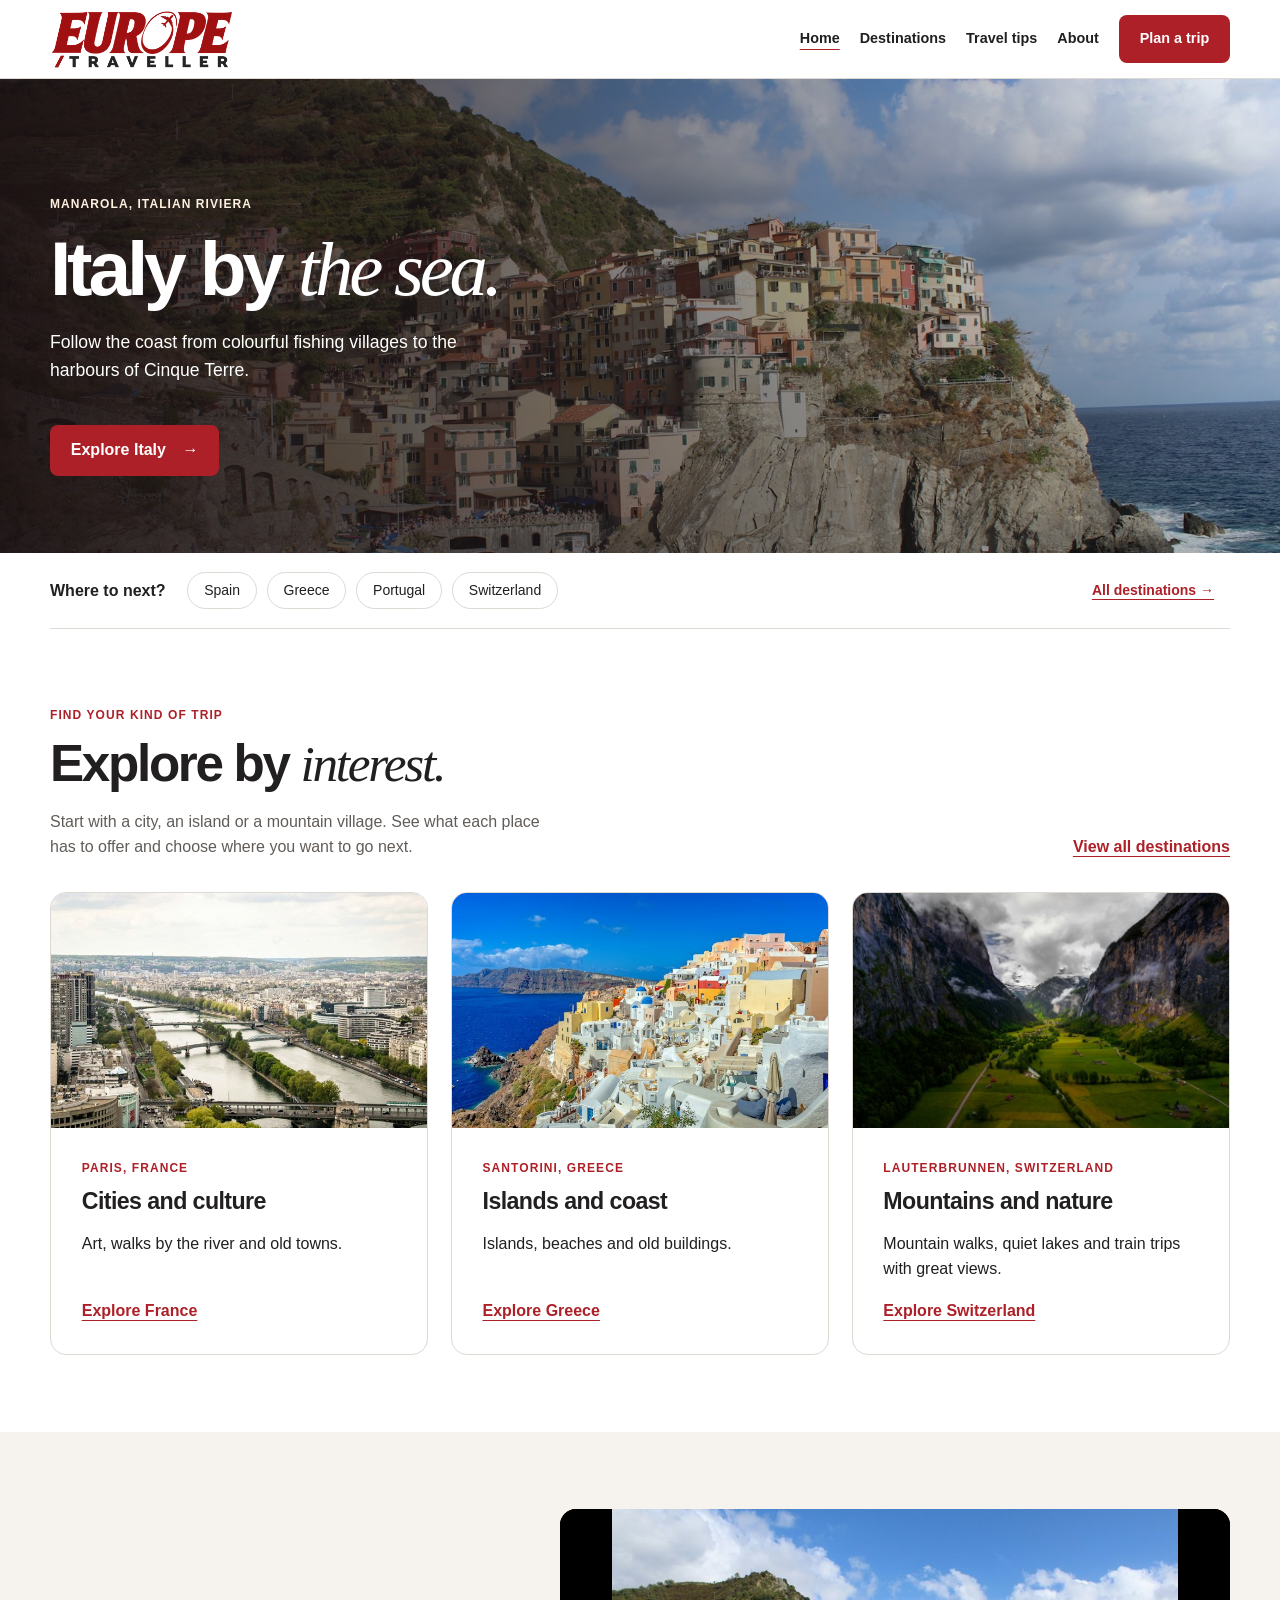
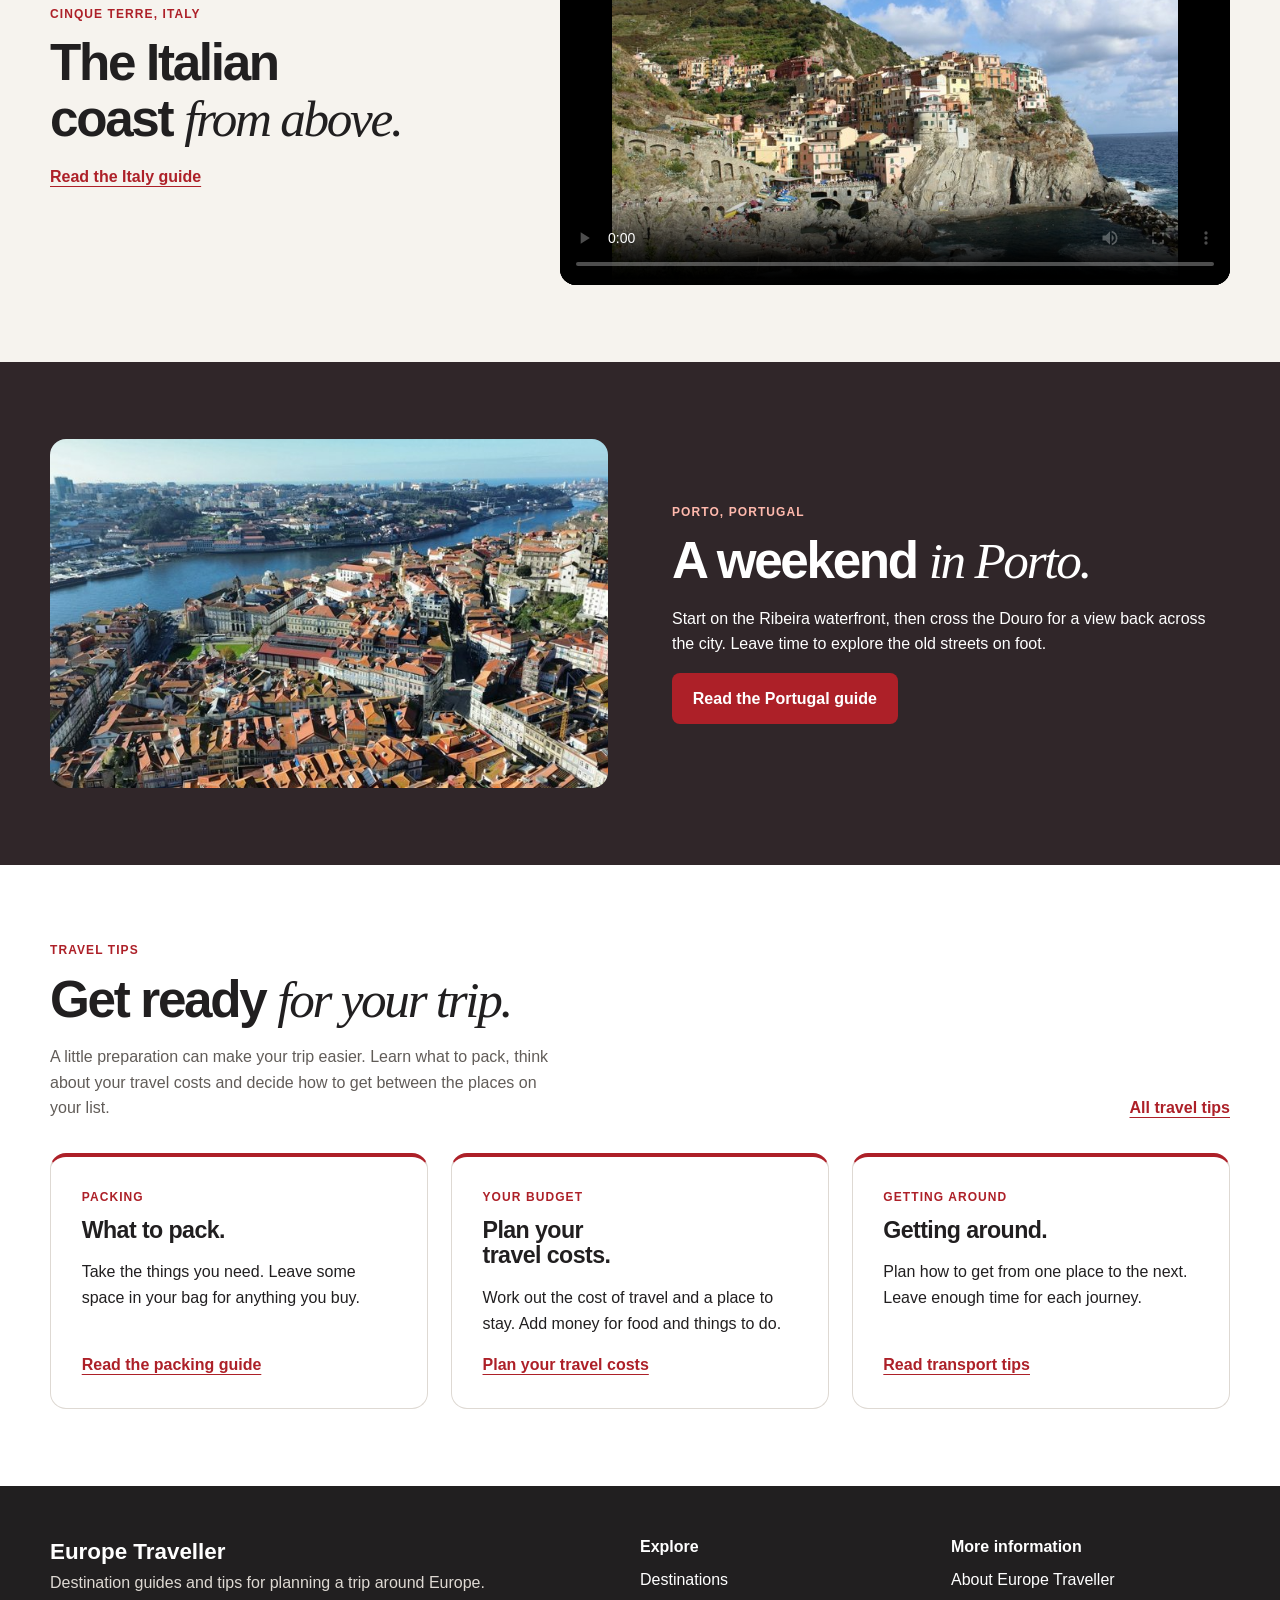
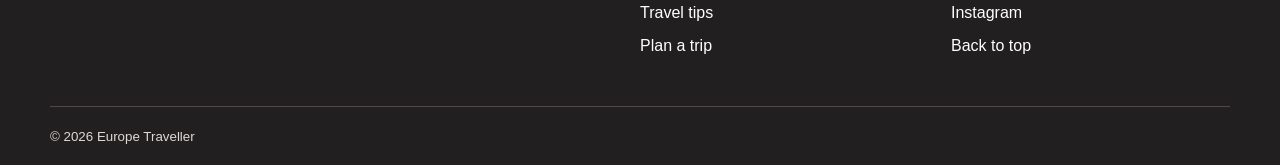
<file: index.html>
<!DOCTYPE html>
<html lang="en-GB">
  <head>
    <meta charset="UTF-8">
    <meta name="viewport" content="width=device-width, initial-scale=1.0">
    <meta name="description" content="Discover popular European destinations, easy travel tips and a trip planner.">
    <title>Home | Europe Traveller</title>
    <link rel="icon" href="images/logo.png" type="image/png">
    <link rel="stylesheet" href="css/style.css">
  </head>
  <body id="top">
    <a class="skip" href="#main">Skip to content</a>
    <header class="header">
      <div class="container head-inner">
        <a class="logo" href="index.html" aria-label="Europe Traveller home">
          <img src="images/wordmark.png" alt="Europe Traveller" width="720" height="247">
        </a>
        <input type="checkbox" id="menu" class="menu-toggle" aria-label="Show navigation menu" aria-controls="main-navigation">
        <label for="menu" class="menu-button">Menu <span aria-hidden="true">+</span></label>
        <nav class="nav" id="main-navigation" aria-label="Main navigation">
          <a href="index.html" aria-current="page">Home</a>
          <a href="destinations.html">Destinations</a>
          <a href="travel-tips.html">Travel tips</a>
          <a href="about.html">About</a>
          <a href="plan-a-trip.html">Plan a trip</a>
        </nav>
      </div>
    </header>
    <main id="main" tabindex="-1">
      <section class="cover" aria-labelledby="cover-title">
        <img class="cover-photo" src="images/photos/italy.jpg" srcset="images/photos/italy-768.jpg 768w, images/photos/italy.jpg 1800w"
             sizes="100vw" alt="Manarola on the Cinque Terre coast" fetchpriority="high" width="1800" height="1200">
        <div class="container cover-content">
          <span class="eyebrow">Manarola, Italian Riviera</span>
          <h1 id="cover-title">Italy by <em>the sea.</em></h1>
          <p>Follow the coast from colourful fishing villages to the harbours of Cinque Terre.</p>
          <a class="button" href="destinations.html#italy">Explore Italy <span aria-hidden="true">→</span></a>
        </div>
      </section>
      <nav class="country-shortcuts container" aria-label="Quick country guides">
        <strong>Where to next?</strong>
        <a href="destinations.html#spain">Spain</a>
        <a href="destinations.html#greece">Greece</a>
        <a href="destinations.html#portugal">Portugal</a>
        <a href="destinations.html#switzerland">Switzerland</a>
        <a class="text-link" href="destinations.html">All destinations →</a>
      </nav>
      <section class="section container">
        <div class="section-heading">
          <div>
            <span class="eyebrow">FIND YOUR KIND OF TRIP</span>
            <h2>Explore by <em>interest.</em></h2>
            <p>Start with a city, an island or a mountain village. See what each place has to offer and choose where you want to go next.</p>
          </div>
          <a class="text-link" href="destinations.html">View all destinations</a>
        </div>
        <div class="three-grid">
          <a class="story-card" href="destinations.html#france">
            <img src="images/photos/france.jpg" alt="The River Seine winding through Paris" width="1800" height="1013" loading="lazy"
                 srcset="images/photos/france-768.jpg 768w, images/photos/france.jpg 1800w"
                 sizes="(max-width: 650px) calc(100vw - 36px), (max-width: 1050px) 50vw, 620px">
            <div class="story-text">
              <span class="eyebrow">Paris, France</span>
              <h3>Cities and culture</h3>
              <p>Art, walks by the river and old towns.</p>
              <span class="text-link">Explore France</span>
            </div>
          </a>
          <a class="story-card" href="destinations.html#greece">
            <img src="images/photos/greece.jpg" alt="Whitewashed buildings and blue domes above the sea in Santorini" width="1800" height="1012" loading="lazy"
                 srcset="images/photos/greece-768.jpg 768w, images/photos/greece.jpg 1800w"
                 sizes="(max-width: 650px) calc(100vw - 36px), (max-width: 1050px) 50vw, 620px">
            <div class="story-text">
              <span class="eyebrow">Santorini, Greece</span>
              <h3>Islands and coast</h3>
              <p>Islands, beaches and old buildings.</p>
              <span class="text-link">Explore Greece</span>
            </div>
          </a>
          <a class="story-card" href="destinations.html#switzerland">
            <img src="images/photos/switzerland.jpg" alt="Swiss houses in the mountain valley of Lauterbrunnen" width="1800" height="1350" loading="lazy"
                 srcset="images/photos/switzerland-768.jpg 768w, images/photos/switzerland.jpg 1800w"
                 sizes="(max-width: 650px) calc(100vw - 36px), (max-width: 1050px) 50vw, 620px">
            <div class="story-text">
              <span class="eyebrow">Lauterbrunnen, Switzerland</span>
              <h3>Mountains and nature</h3>
              <p>Mountain walks, quiet lakes and train trips with great views.</p>
              <span class="text-link">Explore Switzerland</span>
            </div>
          </a>
        </div>
      </section>
      <section class="section sand" aria-labelledby="travel-video-title">
        <div class="container video-layout">
          <div class="video-copy">
            <span class="eyebrow">CINQUE TERRE, ITALY</span>
            <h2 id="travel-video-title">The Italian coast <em>from above.</em></h2>
            <a class="text-link" href="destinations.html#italy">Read the Italy guide</a>
          </div>
          <iframe class="travel-video" src="videos/player.html"
                  title="Aerial video of the Cinque Terre coastline"
                  width="1280" height="720" loading="lazy" allowfullscreen></iframe>
        </div>
      </section>
      <section class="section feature-story">
        <div class="container editorial-split">
          <img src="images/photos/portugal.jpg" alt="Porto’s Ribeira district beside the Douro River" width="1800" height="1013" loading="lazy"
               srcset="images/photos/portugal-768.jpg 768w, images/photos/portugal.jpg 1800w"
               sizes="(max-width: 650px) calc(100vw - 36px), (max-width: 1050px) 50vw, 620px">
          <div class="feature-copy">
            <span class="eyebrow">PORTO, PORTUGAL</span>
            <h2>A weekend <em>in Porto.</em></h2>
            <p>Start on the Ribeira waterfront, then cross the Douro for a view back across the city. Leave time to explore the old streets on foot.</p>
            <a class="button" href="destinations.html#portugal">Read the Portugal guide</a>
          </div>
        </div>
      </section>
      <section class="section container">
        <div class="section-heading">
          <div>
            <span class="eyebrow">TRAVEL TIPS</span>
            <h2>Get ready <em>for your trip.</em></h2>
            <p>A little preparation can make your trip easier. Learn what to pack, think about your travel costs and decide how to get between the places on your list.</p>
          </div>
          <a class="text-link" href="travel-tips.html">All travel tips</a>
        </div>
        <div class="three-grid">
          <a href="travel-tips.html#packing" class="journal-card">
            <span class="eyebrow">PACKING</span>
            <h3>What to pack.</h3>
            <p>Take the things you need. Leave some space in your bag for anything you buy.</p>
            <span class="text-link">Read the packing guide</span>
          </a>
          <a href="travel-tips.html#budget" class="journal-card">
            <span class="eyebrow">YOUR BUDGET</span>
            <h3>Plan your<br>travel costs.</h3>
            <p>Work out the cost of travel and a place to stay. Add money for food and things to do.</p>
            <span class="text-link">Plan your travel costs</span>
          </a>
          <a href="travel-tips.html#transport" class="journal-card">
            <span class="eyebrow">GETTING AROUND</span>
            <h3>Getting around.</h3>
            <p>Plan how to get from one place to the next. Leave enough time for each journey.</p>
            <span class="text-link">Read transport tips</span>
          </a>
        </div>
      </section>
    </main>
    <footer class="footer">
      <div class="container foot-grid">
        <div class="footer-intro">
          <a class="footer-brand" href="index.html">Europe Traveller</a>
          <p>Destination guides and tips for planning a trip around Europe.</p>
        </div>
        <div>
          <strong>Explore</strong>
          <a href="destinations.html" class="footer-link">Destinations</a>
          <a href="travel-tips.html" class="footer-link">Travel tips</a>
          <a href="plan-a-trip.html" class="footer-link">Plan a trip</a>
        </div>
        <div>
          <strong>More information</strong>
          <a href="about.html" class="footer-link">About Europe Traveller</a>
          <a href="https://www.instagram.com/" target="_blank" rel="noopener noreferrer" class="footer-link">Instagram</a>
          <a href="#top" class="footer-link">Back to top</a>
        </div>
      </div>
      <div class="container footer-bottom">
        <small>&copy; 2026 Europe Traveller</small>
      </div>
    </footer>
  </body>
</html>
</file>
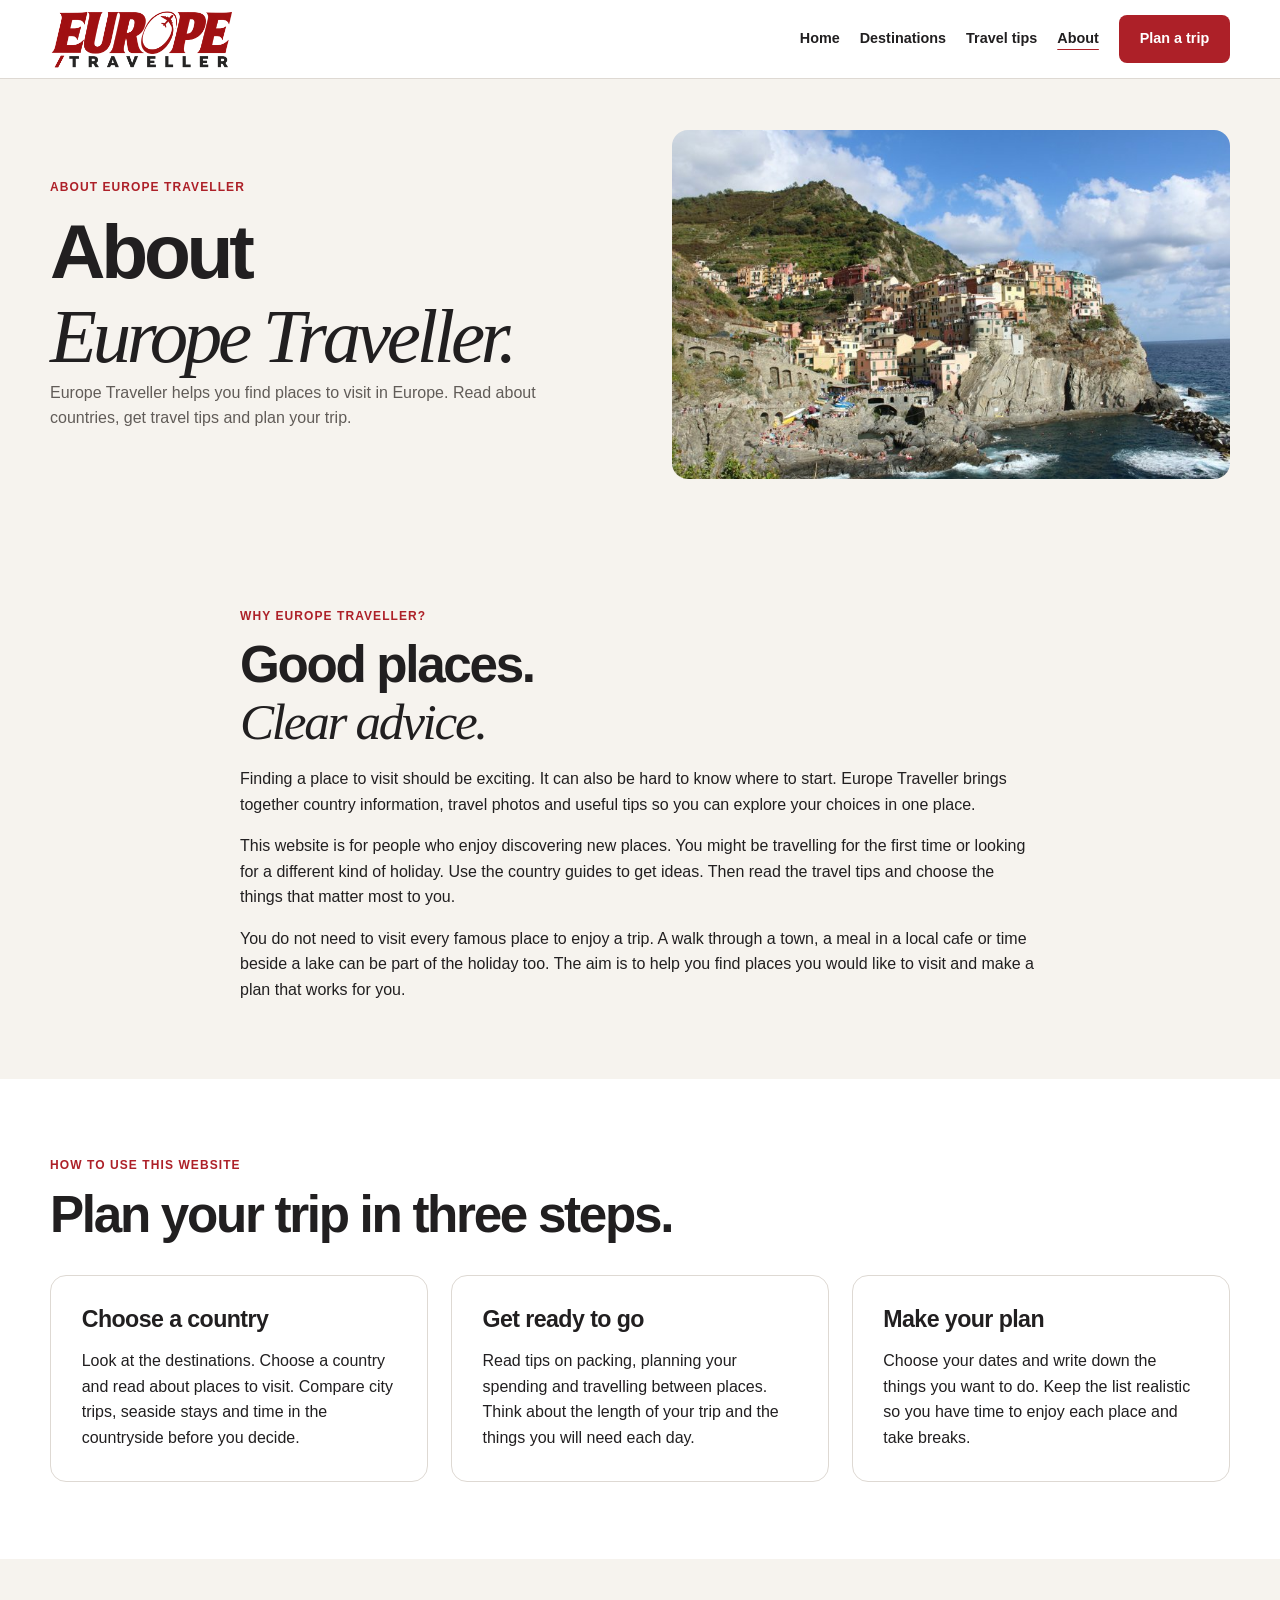
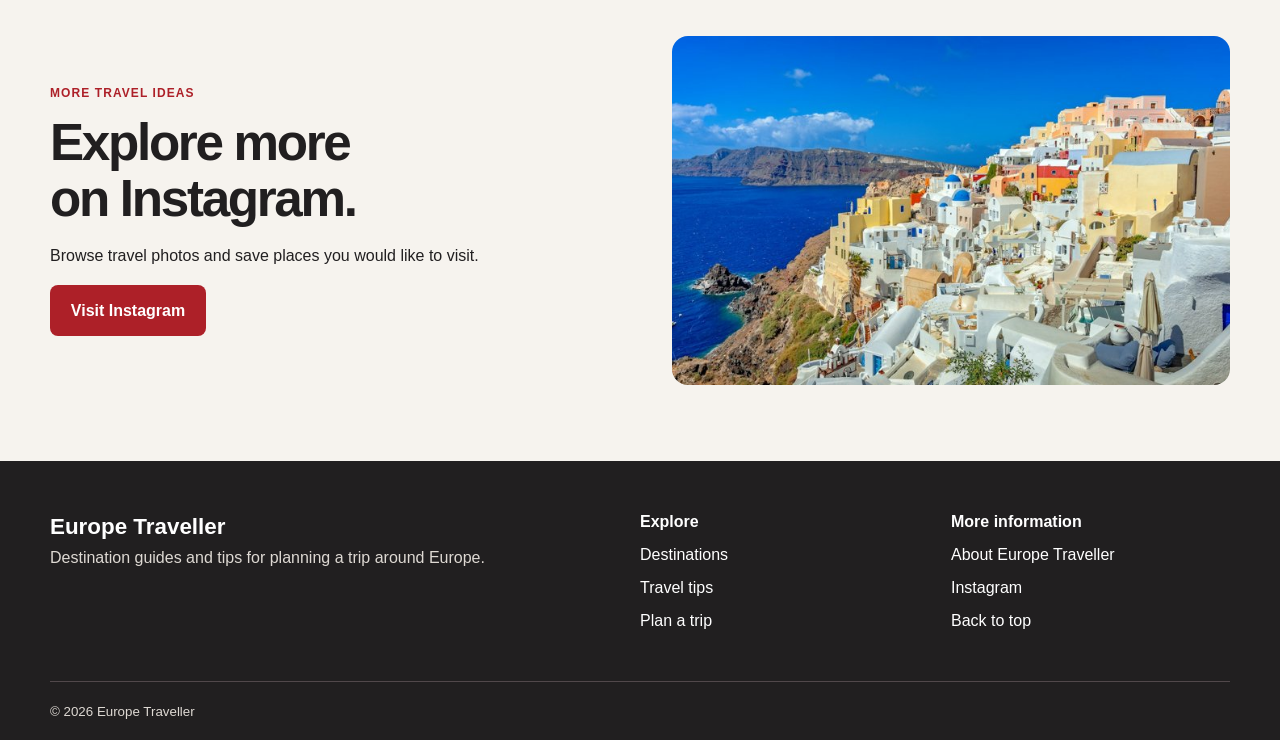
<file: about.html>
<!DOCTYPE html>
<html lang="en-GB">
  <head>
    <meta charset="UTF-8">
    <meta name="viewport" content="width=device-width, initial-scale=1.0">
    <meta name="description" content="Learn about Europe Traveller and discover how to use the country guides and trip planner.">
    <title>About | Europe Traveller</title>
    <link rel="icon" href="images/logo.png" type="image/png">
    <link rel="stylesheet" href="css/style.css">
  </head>
  <body id="top">
    <a class="skip" href="#main">Skip to content</a>
    <header class="header">
      <div class="container head-inner">
        <a class="logo" href="index.html" aria-label="Europe Traveller home">
          <img src="images/wordmark.png" alt="Europe Traveller" width="720" height="247">
        </a>
        <input type="checkbox" id="menu" class="menu-toggle" aria-label="Show navigation menu" aria-controls="main-navigation">
        <label for="menu" class="menu-button">Menu <span aria-hidden="true">+</span></label>
        <nav class="nav" id="main-navigation" aria-label="Main navigation">
          <a href="index.html">Home</a>
          <a href="destinations.html">Destinations</a>
          <a href="travel-tips.html">Travel tips</a>
          <a href="about.html" aria-current="page">About</a>
          <a href="plan-a-trip.html">Plan a trip</a>
        </nav>
      </div>
    </header>
    <main id="main" tabindex="-1">
      <section class="page-hero">
        <div class="container page-hero-grid">
          <div>
            <span class="eyebrow">ABOUT EUROPE TRAVELLER</span>
            <h1>About<br><em>Europe Traveller.</em></h1>
            <p>Europe Traveller helps you find places to visit in Europe. Read about countries, get travel tips and plan your trip.</p>
          </div>
          <img src="images/photos/italy.jpg" alt="Colourful houses on the cliffs above the sea in Manarola, Cinque Terre" width="1800" height="1200" fetchpriority="high"
               srcset="images/photos/italy-768.jpg 768w, images/photos/italy.jpg 1800w"
               sizes="(max-width: 650px) calc(100vw - 36px), (max-width: 1050px) 50vw, 620px">
        </div>
      </section>
      <section class="section sand">
        <div class="container readable">
          <span class="eyebrow">WHY EUROPE TRAVELLER?</span>
          <h2>Good places.<br><em>Clear advice.</em></h2>
          <p>Finding a place to visit should be exciting. It can also be hard to know where to start. Europe Traveller brings together country information, travel photos and useful tips so you can explore your choices in one place.</p>
          <p>This website is for people who enjoy discovering new places. You might be travelling for the first time or looking for a different kind of holiday. Use the country guides to get ideas. Then read the travel tips and choose the things that matter most to you.</p>
          <p>You do not need to visit every famous place to enjoy a trip. A walk through a town, a meal in a local cafe or time beside a lake can be part of the holiday too. The aim is to help you find places you would like to visit and make a plan that works for you.</p>
        </div>
      </section>
      <section class="section container">
        <div class="section-heading">
          <div>
            <span class="eyebrow">HOW TO USE THIS WEBSITE</span>
            <h2>Plan your trip in three steps.</h2>
          </div>
        </div>
        <div class="three-grid">
          <div class="step-card">

            <h3>Choose a country</h3>
            <p>Look at the destinations. Choose a country and read about places to visit. Compare city trips, seaside stays and time in the countryside before you decide.</p>
          </div>
          <div class="step-card">

            <h3>Get ready to go</h3>
            <p>Read tips on packing, planning your spending and travelling between places. Think about the length of your trip and the things you will need each day.</p>
          </div>
          <div class="step-card">

            <h3>Make your plan</h3>
            <p>Choose your dates and write down the things you want to do. Keep the list realistic so you have time to enjoy each place and take breaks.</p>
          </div>
        </div>
      </section>
      <section class="section sand">
        <div class="container editorial-split">
          <div>
            <span class="eyebrow">MORE TRAVEL IDEAS</span>
            <h2>Explore more on Instagram.</h2>
            <p>Browse travel photos and save places you would like to visit.</p>
            <a class="button" href="https://www.instagram.com/" target="_blank" rel="noopener noreferrer">Visit Instagram</a>
          </div>
          <img src="images/photos/greece.jpg" alt="Whitewashed buildings and blue domes above the sea in Santorini" width="1800" height="1012" loading="lazy"
               srcset="images/photos/greece-768.jpg 768w, images/photos/greece.jpg 1800w"
               sizes="(max-width: 650px) calc(100vw - 36px), (max-width: 1050px) 50vw, 620px">
        </div>
      </section>
    </main>
    <footer class="footer">
      <div class="container foot-grid">
        <div class="footer-intro">
          <a class="footer-brand" href="index.html">Europe Traveller</a>
          <p>Destination guides and tips for planning a trip around Europe.</p>
        </div>
        <div>
          <strong>Explore</strong>
          <a href="destinations.html" class="footer-link">Destinations</a>
          <a href="travel-tips.html" class="footer-link">Travel tips</a>
          <a href="plan-a-trip.html" class="footer-link">Plan a trip</a>
        </div>
        <div>
          <strong>More information</strong>
          <a href="about.html" class="footer-link">About Europe Traveller</a>
          <a href="https://www.instagram.com/" target="_blank" rel="noopener noreferrer" class="footer-link">Instagram</a>
          <a href="#top" class="footer-link">Back to top</a>
        </div>
      </div>
      <div class="container footer-bottom">
        <small>&copy; 2026 Europe Traveller</small>
      </div>
    </footer>
  </body>
</html>
</file>
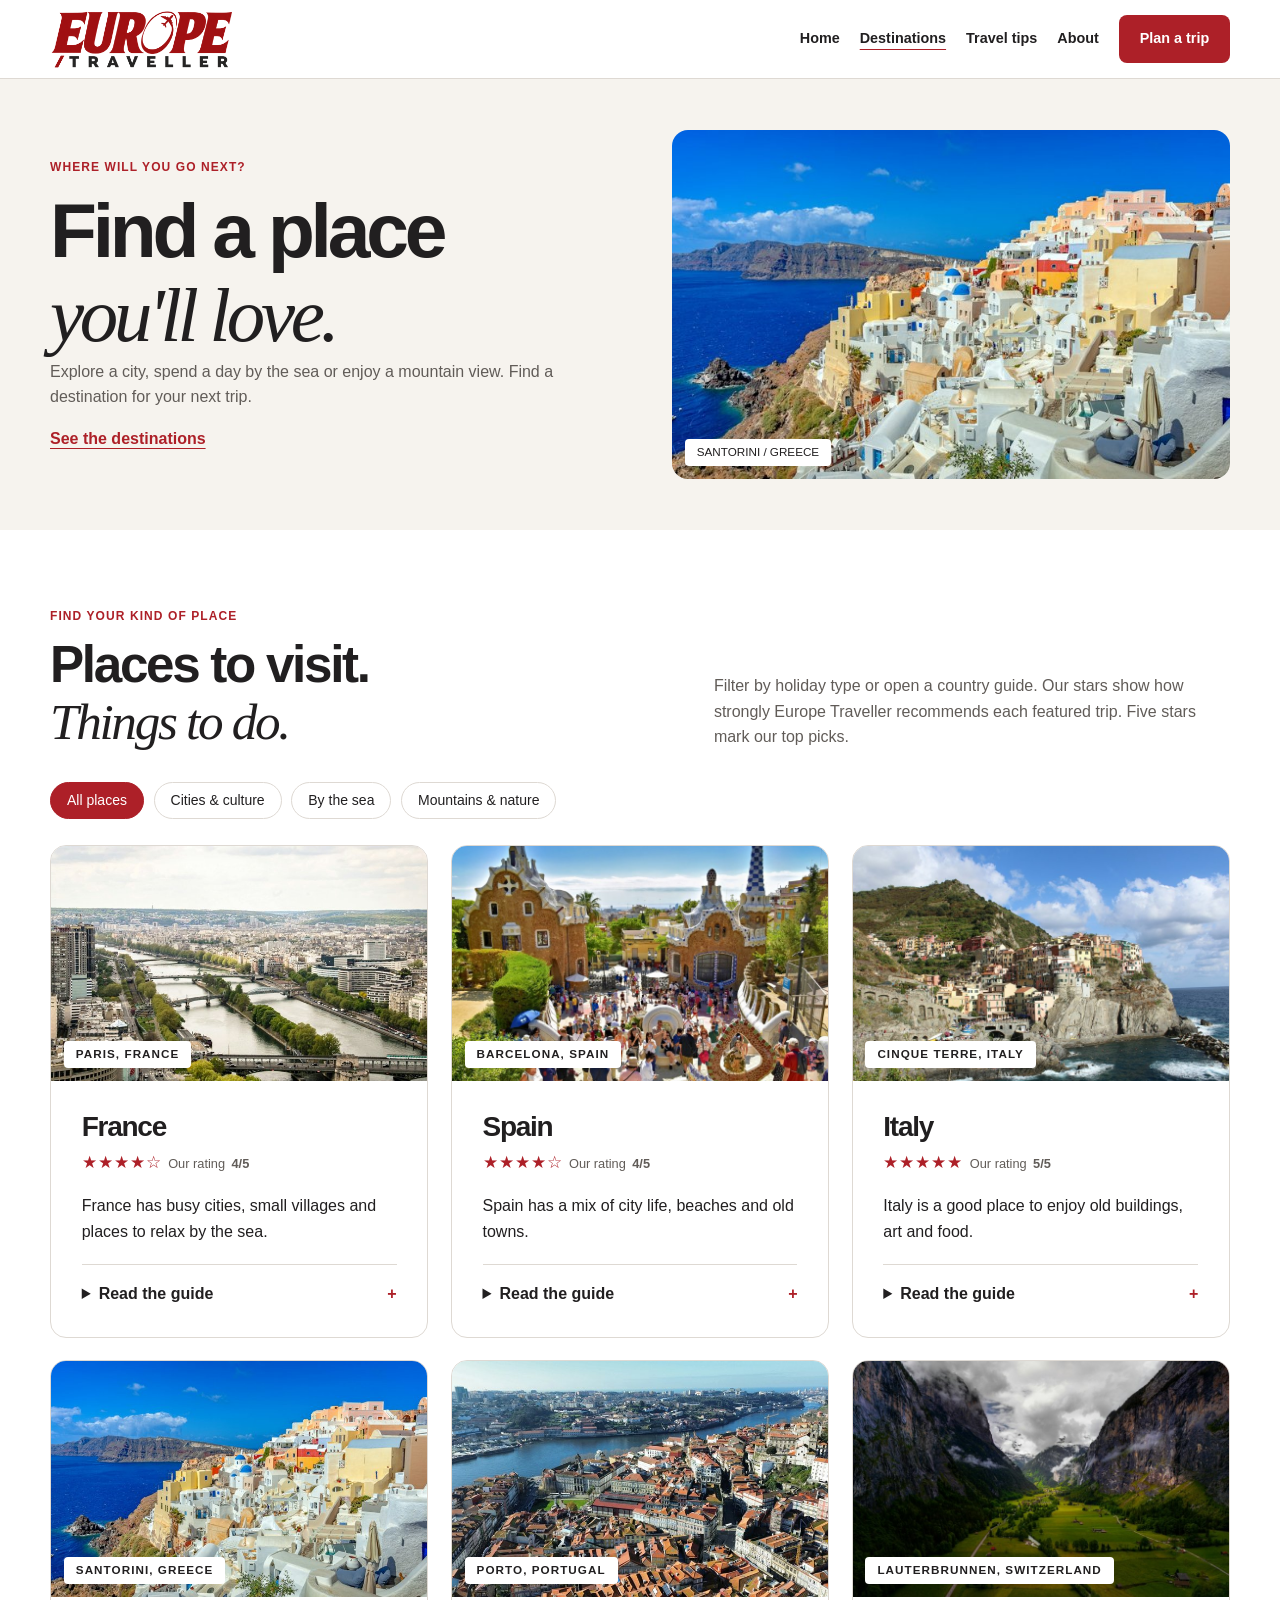
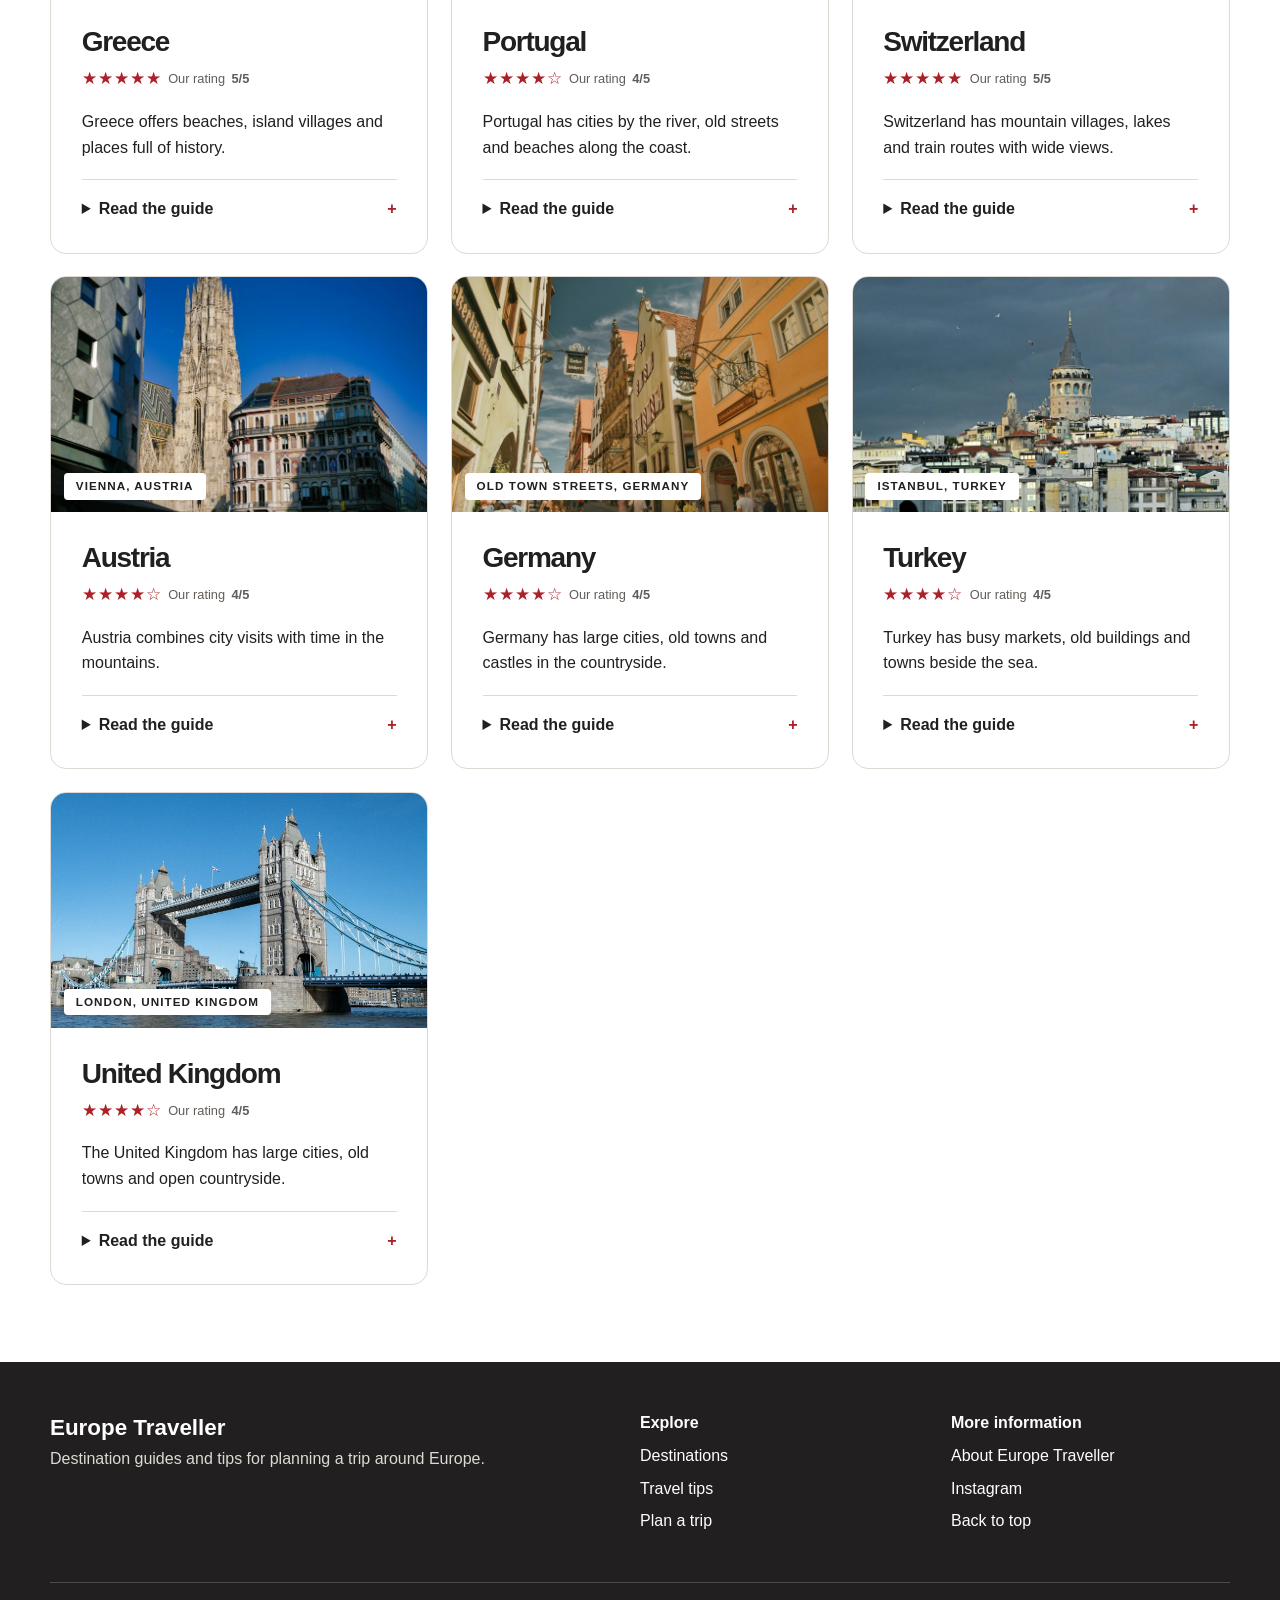
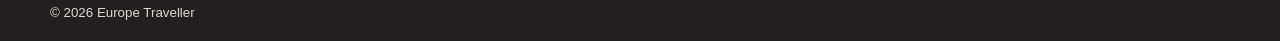
<file: destinations.html>
<!DOCTYPE html>
<html lang="en-GB">
  <head>
    <meta charset="UTF-8">
    <meta name="viewport" content="width=device-width, initial-scale=1.0">
    <meta name="description" content="Explore European destinations, places to visit and ideas for your next journey.">
    <title>Destinations | Europe Traveller</title>
    <link rel="icon" href="images/logo.png" type="image/png">
    <link rel="stylesheet" href="css/style.css">
  </head>
  <body id="top">
    <a class="skip" href="#main">Skip to content</a>
    <header class="header">
      <div class="container head-inner">
        <a class="logo" href="index.html" aria-label="Europe Traveller home">
          <img src="images/wordmark.png" alt="Europe Traveller" width="720" height="247">
        </a>
        <input type="checkbox" id="menu" class="menu-toggle" aria-label="Show navigation menu" aria-controls="main-navigation">
        <label for="menu" class="menu-button">Menu <span aria-hidden="true">+</span></label>
        <nav class="nav" id="main-navigation" aria-label="Main navigation">
          <a href="index.html">Home</a>
          <a href="destinations.html" aria-current="page">Destinations</a>
          <a href="travel-tips.html">Travel tips</a>
          <a href="about.html">About</a>
          <a href="plan-a-trip.html">Plan a trip</a>
        </nav>
      </div>
    </header>
    <main id="main" tabindex="-1">
      <section class="page-hero">
        <div class="container page-hero-grid">
          <div>
            <span class="eyebrow">WHERE WILL YOU GO NEXT?</span>
            <h1>Find a place<br><em>you'll love.</em></h1>
            <p>Explore a city, spend a day by the sea or enjoy a mountain view. Find a destination for your next trip.</p>
            <a class="quiet-link" href="#all-countries">See the destinations</a>
          </div>
          <figure class="hero-picture">
            <img src="images/photos/greece.jpg" alt="Whitewashed buildings and blue domes above the sea in Santorini" width="1800" height="1012" fetchpriority="high"
                 srcset="images/photos/greece-768.jpg 768w, images/photos/greece.jpg 1800w"
                 sizes="(max-width: 650px) calc(100vw - 36px), (max-width: 1050px) 50vw, 620px">
            <figcaption>
              SANTORINI / GREECE
            </figcaption>
          </figure>
        </div>
      </section>
      <section class="section container" id="all-countries">
        <div class="section-heading">
          <div>
            <span class="eyebrow">FIND YOUR KIND OF PLACE</span>
            <h2>Places to visit.<br><em>Things to do.</em></h2>
          </div>
          <p>Filter by holiday type or open a country guide. Our stars show how strongly Europe Traveller recommends each featured trip. Five stars mark our top picks.</p>
        </div>
        <div class="directory" role="group" aria-label="Filter destinations">
          <input class="filter-radio" type="radio" name="place-filter" id="show-all" checked>
          <label for="show-all" class="filter-label">All places</label>
          <input class="filter-radio" type="radio" name="place-filter" id="show-city">
          <label for="show-city" class="filter-label">Cities &amp; culture</label>
          <input class="filter-radio" type="radio" name="place-filter" id="show-sea">
          <label for="show-sea" class="filter-label">By the sea</label>
          <input class="filter-radio" type="radio" name="place-filter" id="show-nature">
          <label for="show-nature" class="filter-label">Mountains &amp; nature</label>
          <div class="destination-grid">
            <article class="country-card city" id="france">
              <div class="country-photo">
                <img src="images/photos/france.jpg" alt="The River Seine winding through Paris" width="1800" height="1013" fetchpriority="high"
                     srcset="images/photos/france-768.jpg 768w, images/photos/france.jpg 1800w"
                     sizes="(max-width: 650px) calc(100vw - 36px), (max-width: 1050px) 50vw, 400px">
                <span class="country-location">Paris, France</span>
              </div>
              <div class="country-content">
                <h2 class="country-name">France</h2>
                <p class="guide-rating"><span aria-hidden="true">★★★★☆</span> Our rating <strong>4/5</strong></p>
                <p>France has busy cities, small villages and places to relax by the sea.</p>
                <details class="country-guide">
                  <summary>Read the guide <span aria-hidden="true">+</span></summary>
                  <div>
                    <p>France has busy cities, small villages and places to relax by the sea. In Paris, you can walk beside the River Seine, visit art museums and see famous buildings. Outside the city, you can find markets, gardens and quiet streets to explore.</p>
                    <p>For a city visit, choose a few places close to each other. This leaves more time for walking, stopping for food and enjoying the area.</p>
                    <ul>
                      <li>Walk beside the Seine in Paris</li>
                      <li>Visit art museums and famous places</li>
                      <li>Explore villages and local markets</li>
                    </ul>
                    <a class="text-link" href="plan-a-trip.html#planner">Plan a trip</a>
                  </div>
                </details>
              </div>
            </article>
            <article class="country-card city sea" id="spain">
              <div class="country-photo">
                <img src="images/photos/spain.jpg" alt="Mosaic-covered buildings at Park Güell in Barcelona" width="1800" height="1200" loading="lazy"
                     srcset="images/photos/spain-768.jpg 768w, images/photos/spain.jpg 1800w"
                     sizes="(max-width: 650px) calc(100vw - 36px), (max-width: 1050px) 50vw, 400px">
                <span class="country-location">Barcelona, Spain</span>
              </div>
              <div class="country-content">
                <h2 class="country-name">Spain</h2>
                <p class="guide-rating"><span aria-hidden="true">★★★★☆</span> Our rating <strong>4/5</strong></p>
                <p>Spain has a mix of city life, beaches and old towns.</p>
                <details class="country-guide">
                  <summary>Read the guide <span aria-hidden="true">+</span></summary>
                  <div>
                    <p>Spain has a mix of city life, beaches and old towns. Barcelona is known for its unusual buildings, while Madrid has art museums and busy squares. You can spend a trip exploring city streets, trying local dishes or relaxing by the coast.</p>
                    <p>Choose whether you want a city stay, a beach holiday or a mix of both. This can help you decide where to stay and how much travel to include.</p>
                    <ul>
                      <li>See the famous buildings in Barcelona</li>
                      <li>Visit Madrid for art and city life</li>
                      <li>Spend a day beside the sea</li>
                    </ul>
                    <a class="text-link" href="plan-a-trip.html#planner">Plan a trip</a>
                  </div>
                </details>
              </div>
            </article>
            <article class="country-card city sea" id="italy">
              <div class="country-photo">
                <img src="images/photos/italy.jpg" alt="Colourful houses on the cliffs above the sea in Manarola, Cinque Terre" width="1800" height="1200" loading="lazy"
                     srcset="images/photos/italy-768.jpg 768w, images/photos/italy.jpg 1800w"
                     sizes="(max-width: 650px) calc(100vw - 36px), (max-width: 1050px) 50vw, 400px">
                <span class="country-location">Cinque Terre, Italy</span>
              </div>
              <div class="country-content">
                <h2 class="country-name">Italy</h2>
                <p class="guide-rating"><span aria-hidden="true">★★★★★</span> Our rating <strong>5/5</strong></p>
                <p>Italy is a good place to enjoy old buildings, art and food.</p>
                <details class="country-guide">
                  <summary>Read the guide <span aria-hidden="true">+</span></summary>
                  <div>
                    <p>Italy is a good place to enjoy old buildings, art and food. Rome has famous ancient sites, Venice has canals and Cinque Terre has colourful villages beside the sea. Each area has a different feel, so you can choose a trip that suits your interests.</p>
                    <p>Leave time to walk around smaller streets and stop in local squares. A trip can include both famous sights and quieter places nearby.</p>
                    <ul>
                      <li>Visit Rome for ancient buildings</li>
                      <li>Walk beside the canals in Venice</li>
                      <li>See the colourful Cinque Terre villages</li>
                    </ul>
                    <a class="text-link" href="plan-a-trip.html#planner">Plan a trip</a>
                  </div>
                </details>
              </div>
            </article>
            <article class="country-card sea" id="greece">
              <div class="country-photo">
                <img src="images/photos/greece.jpg" alt="Whitewashed buildings and blue domes above the sea in Santorini" width="1800" height="1012" loading="lazy"
                     srcset="images/photos/greece-768.jpg 768w, images/photos/greece.jpg 1800w"
                     sizes="(max-width: 650px) calc(100vw - 36px), (max-width: 1050px) 50vw, 400px">
                <span class="country-location">Santorini, Greece</span>
              </div>
              <div class="country-content">
                <h2 class="country-name">Greece</h2>
                <p class="guide-rating"><span aria-hidden="true">★★★★★</span> Our rating <strong>5/5</strong></p>
                <p>Greece offers beaches, island villages and places full of history.</p>
                <details class="country-guide">
                  <summary>Read the guide <span aria-hidden="true">+</span></summary>
                  <div>
                    <p>Greece offers beaches, island villages and places full of history. Athens is a place to see old buildings and learn about the past. On islands such as Santorini, you can explore white streets, look out over the sea and try local food.</p>
                    <p>If you want to visit more than one island, include travel time in your plan. Spending longer in one place can give you more time to enjoy it.</p>
                    <ul>
                      <li>See the old buildings in Athens</li>
                      <li>Explore the villages of Santorini</li>
                      <li>Try local food by the sea</li>
                    </ul>
                    <a class="text-link" href="plan-a-trip.html#planner">Plan a trip</a>
                  </div>
                </details>
              </div>
            </article>
            <article class="country-card city sea" id="portugal">
              <div class="country-photo">
                <img src="images/photos/portugal.jpg" alt="Porto’s Ribeira district beside the Douro River" width="1800" height="1013" loading="lazy"
                     srcset="images/photos/portugal-768.jpg 768w, images/photos/portugal.jpg 1800w"
                     sizes="(max-width: 650px) calc(100vw - 36px), (max-width: 1050px) 50vw, 400px">
                <span class="country-location">Porto, Portugal</span>
              </div>
              <div class="country-content">
                <h2 class="country-name">Portugal</h2>
                <p class="guide-rating"><span aria-hidden="true">★★★★☆</span> Our rating <strong>4/5</strong></p>
                <p>Portugal has cities by the river, old streets and beaches along the coast.</p>
                <details class="country-guide">
                  <summary>Read the guide <span aria-hidden="true">+</span></summary>
                  <div>
                    <p>Portugal has cities by the river, old streets and beaches along the coast. Porto is known for its river views and colourful buildings. Lisbon has hills and old neighbourhoods, while the Algarve offers seaside towns. You can choose a busy city trip or a quieter coastal stay.</p>
                    <p>Think about the kind of holiday you want before choosing your base. A city stay and a beach holiday may need different travel plans.</p>
                    <ul>
                      <li>Walk beside the river in Porto</li>
                      <li>Explore the streets of Lisbon</li>
                      <li>Discover beaches along the Algarve</li>
                    </ul>
                    <a class="text-link" href="plan-a-trip.html#planner">Plan a trip</a>
                  </div>
                </details>
              </div>
            </article>
            <article class="country-card nature" id="switzerland">
              <div class="country-photo">
                <img src="images/photos/switzerland.jpg" alt="Swiss houses in the mountain valley of Lauterbrunnen" width="1800" height="1350" loading="lazy"
                     srcset="images/photos/switzerland-768.jpg 768w, images/photos/switzerland.jpg 1800w"
                     sizes="(max-width: 650px) calc(100vw - 36px), (max-width: 1050px) 50vw, 400px">
                <span class="country-location">Lauterbrunnen, Switzerland</span>
              </div>
              <div class="country-content">
                <h2 class="country-name">Switzerland</h2>
                <p class="guide-rating"><span aria-hidden="true">★★★★★</span> Our rating <strong>5/5</strong></p>
                <p>Switzerland has mountain villages, lakes and train routes with wide views.</p>
                <details class="country-guide">
                  <summary>Read the guide <span aria-hidden="true">+</span></summary>
                  <div>
                    <p>Switzerland has mountain villages, lakes and train routes with wide views. Lauterbrunnen is surrounded by high cliffs and mountains. Lucerne offers walks beside the lake and through the old town. There are choices for people who enjoy quiet places, nature and time outdoors.</p>
                    <p>Choose activities that suit your group. A lake walk, a village visit and a mountain journey can each offer a different way to enjoy the views.</p>
                    <ul>
                      <li>Visit Lauterbrunnen and its mountains</li>
                      <li>Walk beside the lake in Lucerne</li>
                      <li>Take a train through the mountains</li>
                    </ul>
                    <a class="text-link" href="plan-a-trip.html#planner">Plan a trip</a>
                  </div>
                </details>
              </div>
            </article>
            <article class="country-card city nature" id="austria">
              <div class="country-photo">
                <img src="images/photos/austria.jpg" alt="St Stephen’s Cathedral rising above the rooftops of Vienna" width="1800" height="2397" loading="lazy"
                     srcset="images/photos/austria-768.jpg 768w, images/photos/austria.jpg 1800w"
                     sizes="(max-width: 650px) calc(100vw - 36px), (max-width: 1050px) 50vw, 400px">
                <span class="country-location">Vienna, Austria</span>
              </div>
              <div class="country-content">
                <h2 class="country-name">Austria</h2>
                <p class="guide-rating"><span aria-hidden="true">★★★★☆</span> Our rating <strong>4/5</strong></p>
                <p>Austria combines city visits with time in the mountains.</p>
                <details class="country-guide">
                  <summary>Read the guide <span aria-hidden="true">+</span></summary>
                  <div>
                    <p>Austria combines city visits with time in the mountains. Vienna has museums, large buildings and places to enjoy music. Salzburg has old streets and views of the hills. You can spend your time exploring a city, visiting smaller towns or enjoying the countryside.</p>
                    <p>A city visit can include museums, walks and time in a cafe. For a longer holiday, you can also look at places outside the main cities.</p>
                    <ul>
                      <li>Explore the streets and museums of Vienna</li>
                      <li>Visit Salzburg for music and history</li>
                      <li>Visit the mountains</li>
                    </ul>
                    <a class="text-link" href="plan-a-trip.html#planner">Plan a trip</a>
                  </div>
                </details>
              </div>
            </article>
            <article class="country-card city nature" id="germany">
              <div class="country-photo">
                <img src="images/photos/germany.jpg" alt="Historic buildings along a cobbled street in Rothenburg ob der Tauber" width="1800" height="1200" loading="lazy"
                     srcset="images/photos/germany-768.jpg 768w, images/photos/germany.jpg 1800w"
                     sizes="(max-width: 650px) calc(100vw - 36px), (max-width: 1050px) 50vw, 400px">
                <span class="country-location">Old town streets, Germany</span>
              </div>
              <div class="country-content">
                <h2 class="country-name">Germany</h2>
                <p class="guide-rating"><span aria-hidden="true">★★★★☆</span> Our rating <strong>4/5</strong></p>
                <p>Germany has large cities, old towns and castles in the countryside.</p>
                <details class="country-guide">
                  <summary>Read the guide <span aria-hidden="true">+</span></summary>
                  <div>
                    <p>Germany has large cities, old towns and castles in the countryside. Berlin offers museums and places to learn about history. Smaller towns have old streets, local shops and traditional buildings. You can choose a busy city visit or a slower trip through different areas.</p>
                    <p>Pick one area to explore before adding more stops. This can reduce the time spent moving between places and give you longer at each stop.</p>
                    <ul>
                      <li>Visit Berlin for museums and history</li>
                      <li>Walk through old town streets</li>
                      <li>Discover castles and countryside</li>
                    </ul>
                    <a class="text-link" href="plan-a-trip.html#planner">Plan a trip</a>
                  </div>
                </details>
              </div>
            </article>
            <article class="country-card city sea" id="turkey">
              <div class="country-photo">
                <img src="images/photos/turkey.jpg" alt="Galata Tower above Istanbul’s waterfront" width="1800" height="2705" loading="lazy"
                     srcset="images/photos/turkey-768.jpg 768w, images/photos/turkey.jpg 1800w"
                     sizes="(max-width: 650px) calc(100vw - 36px), (max-width: 1050px) 50vw, 400px">
                <span class="country-location">Istanbul, Turkey</span>
              </div>
              <div class="country-content">
                <h2 class="country-name">Turkey</h2>
                <p class="guide-rating"><span aria-hidden="true">★★★★☆</span> Our rating <strong>4/5</strong></p>
                <p>Turkey has busy markets, old buildings and towns beside the sea.</p>
                <details class="country-guide">
                  <summary>Read the guide <span aria-hidden="true">+</span></summary>
                  <div>
                    <p>Turkey has busy markets, old buildings and towns beside the sea. In Istanbul, you can explore streets around Galata, visit markets and enjoy views across the water. Other parts of the country offer different kinds of trips, from city visits to holidays by the coast.</p>
                    <p>Take time to explore one part of a city before moving to the next. Markets, small streets and places to eat can be part of the visit too.</p>
                    <ul>
                      <li>Visit Istanbul and the Galata area</li>
                      <li>Walk through colourful markets</li>
                      <li>Discover the coast and local food</li>
                    </ul>
                    <a class="text-link" href="plan-a-trip.html#planner">Plan a trip</a>
                  </div>
                </details>
              </div>
            </article>
            <article class="country-card city nature" id="united-kingdom">
              <div class="country-photo">
                <img src="images/photos/united-kingdom.jpg" alt="Tower Bridge over the River Thames in London" width="1800" height="1013" loading="lazy"
                     srcset="images/photos/united-kingdom-768.jpg 768w, images/photos/united-kingdom.jpg 1800w"
                     sizes="(max-width: 650px) calc(100vw - 36px), (max-width: 1050px) 50vw, 400px">
                <span class="country-location">London, United Kingdom</span>
              </div>
              <div class="country-content">
                <h2 class="country-name">United Kingdom</h2>
                <p class="guide-rating"><span aria-hidden="true">★★★★☆</span> Our rating <strong>4/5</strong></p>
                <p>The United Kingdom has large cities, old towns and open countryside.</p>
                <details class="country-guide">
                  <summary>Read the guide <span aria-hidden="true">+</span></summary>
                  <div>
                    <p>The United Kingdom has large cities, old towns and open countryside. London offers museums and walks beside the River Thames. Edinburgh has a historic centre and views from its hills. Outside the cities, you can find places for country walks and visits to smaller towns.</p>
                    <p>Think about the distance between the places on your list. Staying in one city and taking a nearby day trip can make a shorter holiday easier to organise.</p>
                    <ul>
                      <li>Walk beside the Thames in London</li>
                      <li>Explore Edinburgh and its old town</li>
                      <li>Visit the countryside for walks and views</li>
                    </ul>
                    <a class="text-link" href="plan-a-trip.html#planner">Plan a trip</a>
                  </div>
                </details>
              </div>
            </article>
          </div>
        </div>
      </section>
    </main>
    <footer class="footer">
      <div class="container foot-grid">
        <div class="footer-intro">
          <a class="footer-brand" href="index.html">Europe Traveller</a>
          <p>Destination guides and tips for planning a trip around Europe.</p>
        </div>
        <div>
          <strong>Explore</strong>
          <a href="destinations.html" class="footer-link">Destinations</a>
          <a href="travel-tips.html" class="footer-link">Travel tips</a>
          <a href="plan-a-trip.html" class="footer-link">Plan a trip</a>
        </div>
        <div>
          <strong>More information</strong>
          <a href="about.html" class="footer-link">About Europe Traveller</a>
          <a href="https://www.instagram.com/" target="_blank" rel="noopener noreferrer" class="footer-link">Instagram</a>
          <a href="#top" class="footer-link">Back to top</a>
        </div>
      </div>
      <div class="container footer-bottom">
        <small>&copy; 2026 Europe Traveller</small>
      </div>
    </footer>
  </body>
</html>
</file>
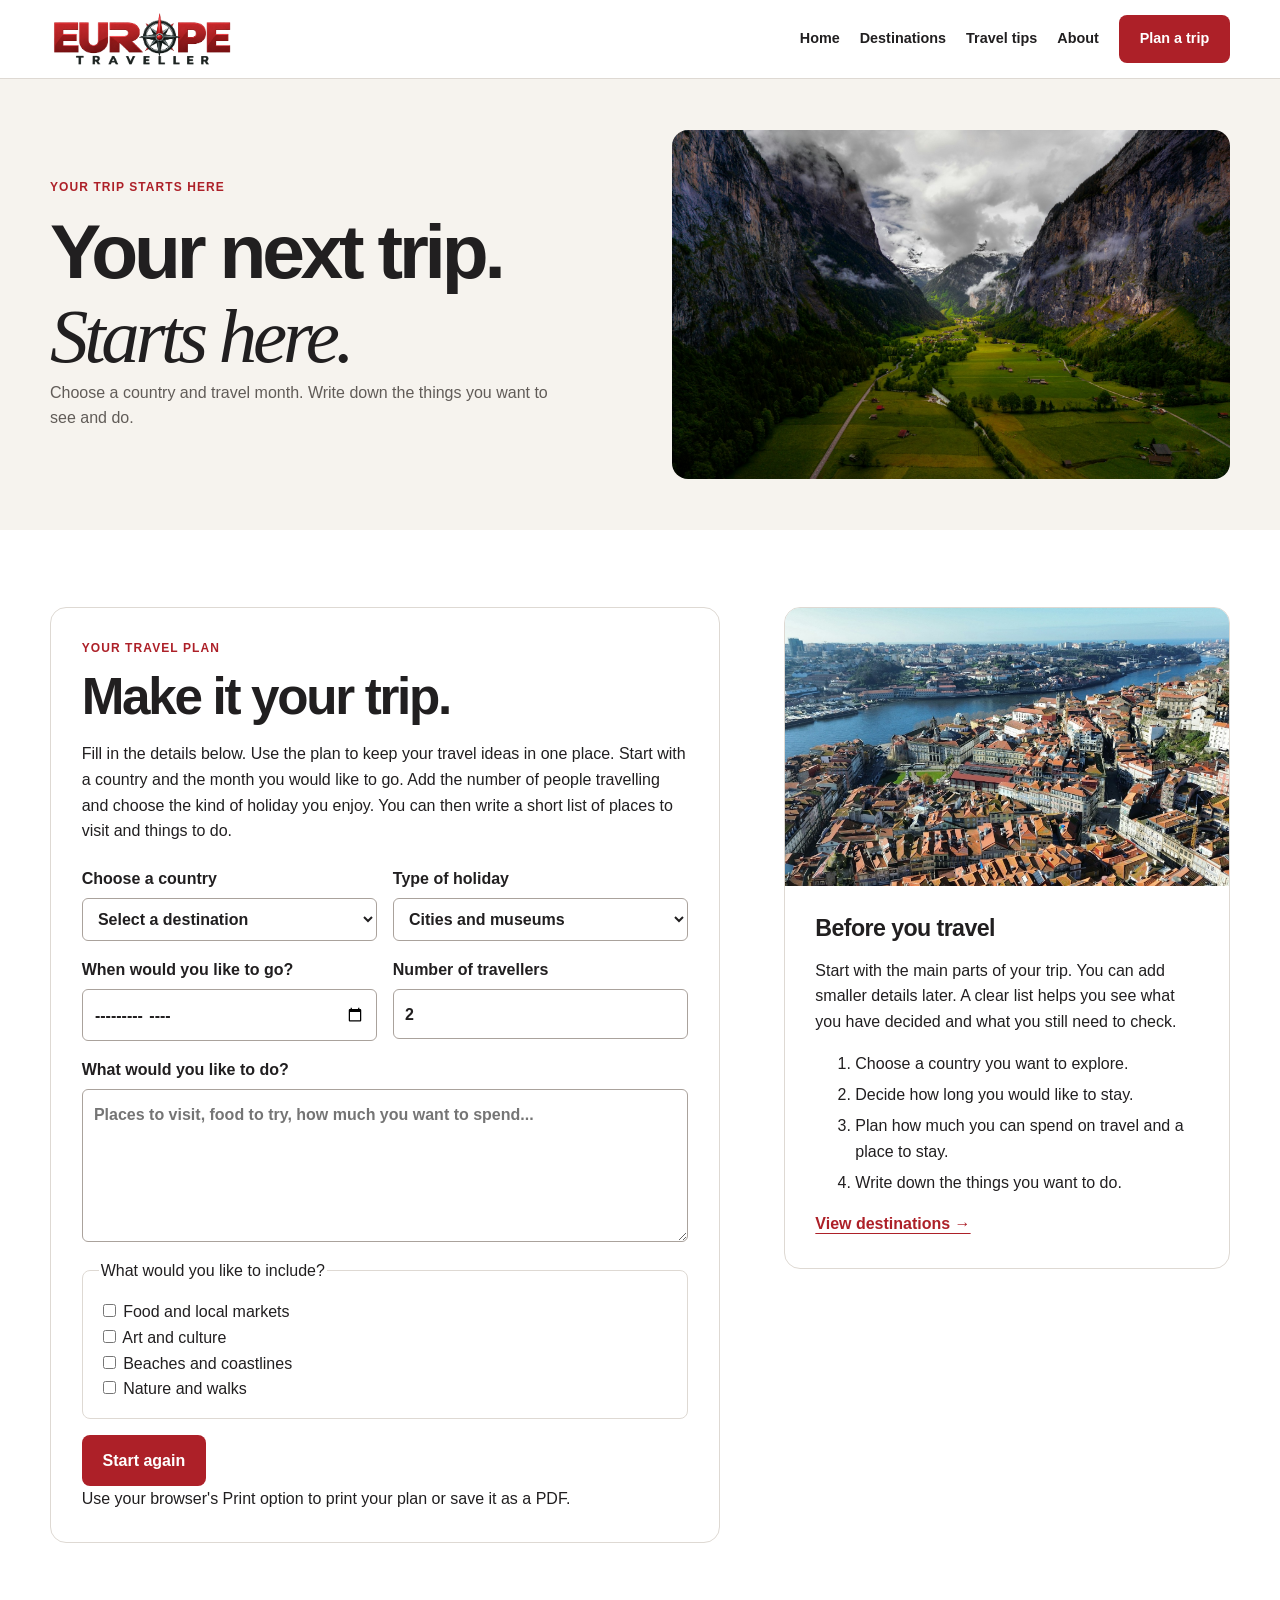
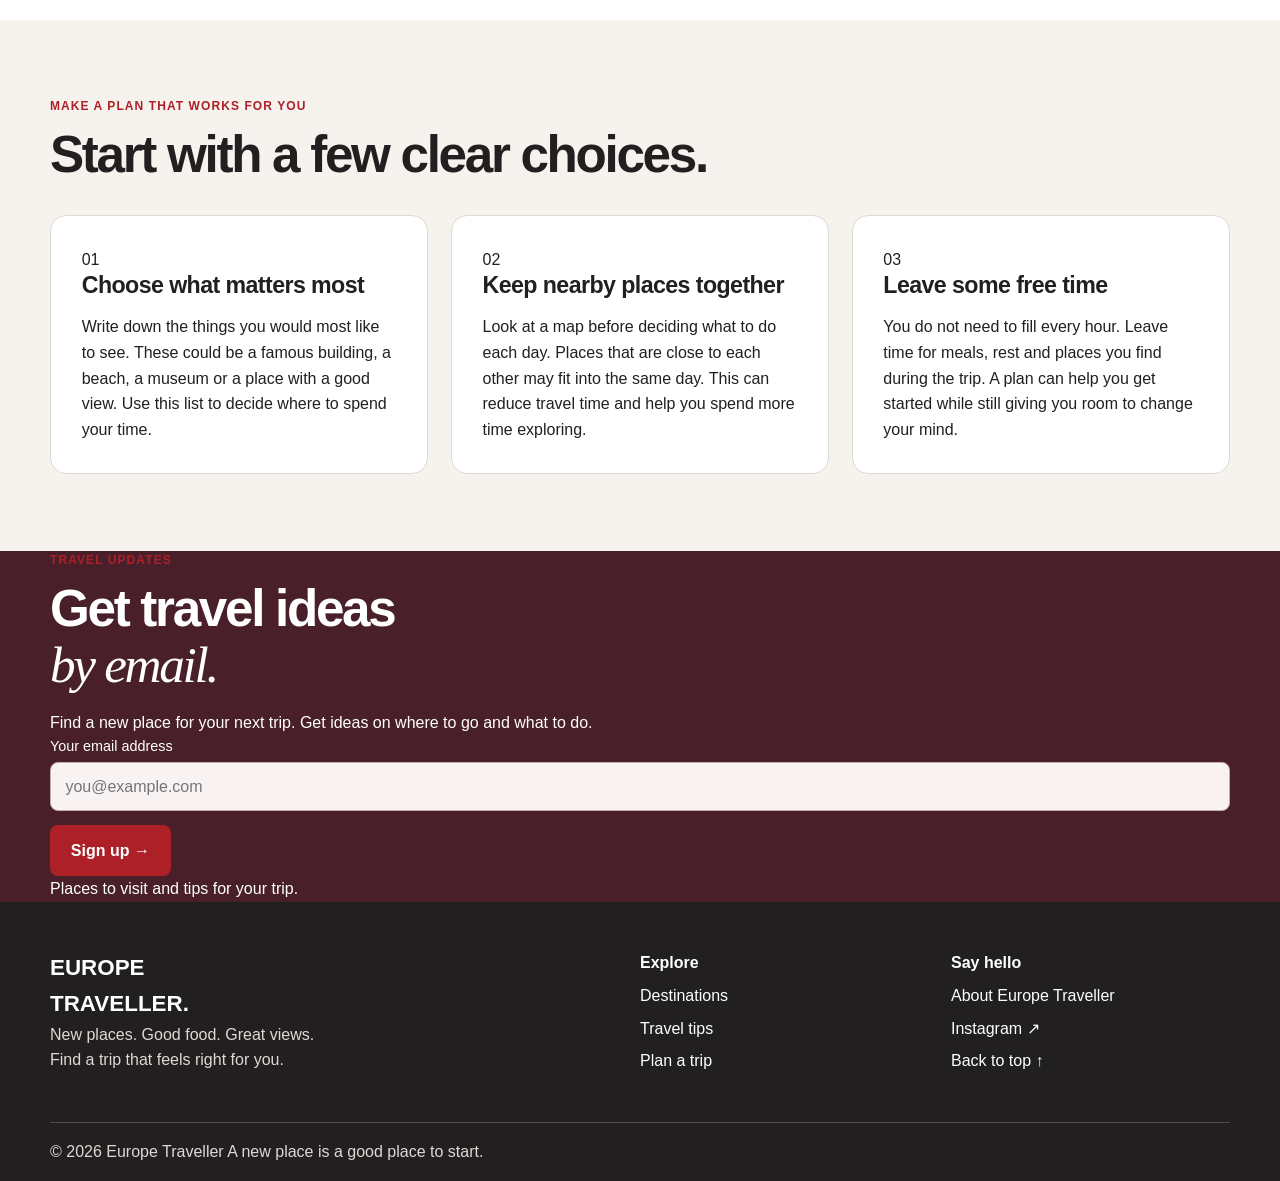
<file: enquiry.html>
<!DOCTYPE html>
<html lang="en-GB">
  <head>
    <meta charset="UTF-8">
    <meta name="viewport" content="width=device-width, initial-scale=1.0">
    <meta name="description" content="Choose a country, travel month and activities for your trip.">
    <title>Plan a Trip | Europe Traveller</title>
    <link rel="icon" href="images/europe-traveller-logo-matched.png" type="image/png">
    <link rel="stylesheet" href="css/style.css">
  </head>
  <body class="page-plan">
    <a class="skip" href="#main">Skip to content</a>
    <!-- Site logo and navigation. -->
    <header class="header">
      <div class="container head-inner">
        <a class="logo" href="index.html" aria-label="Europe Traveller home"><img src="images/europe-traveller-logo-matched.png" alt="Europe Traveller" width="2103" height="748"></a>
        <input type="checkbox" id="menu" class="menu-toggle" aria-label="Show navigation menu" aria-controls="main-navigation">
        <label for="menu" class="menu-button">Menu <span aria-hidden="true">+</span></label>
        <nav class="nav" id="main-navigation" aria-label="Main navigation">
          <a href="index.html">Home</a>
          <a href="destinations.html">Destinations</a>
          <a href="styles.html">Travel tips</a>
          <a href="about.html">About</a>
          <a href="enquiry.html" aria-current="page" class="active">Plan a trip</a>
        </nav>
      </div>
    </header>
    <!-- The main content for this page. -->
    <main id="main">
      <section class="page-hero">
        <div class="container page-hero-grid">
          <div>
            <span class="eyebrow">YOUR TRIP STARTS HERE</span>
            <h1>Your next trip.<br><em>Starts here.</em></h1>
            <p>Choose a country and travel month. Write down the things you want to see and do.</p>
          </div>
          <img src="images/photos/switzerland.jpg" alt="A chalet below the cliffs and mountains of Lauterbrunnen" width="2400" height="1600" loading="lazy">
        </div>
      </section>
      <section class="section container">
        <div class="plan-grid">
          <div class="form-panel">
            <span class="eyebrow">YOUR TRAVEL PLAN</span>
            <h2>Make it your trip.</h2>
            <p>Fill in the details below. Use the plan to keep your travel ideas in one place. Start with a country and the month you would like to go. Add the number of people travelling and choose the kind of holiday you enjoy. You can then write a short list of places to visit and things to do.</p>
            <form>
              <div class="form-row">
                <label for="place">
                  Choose a country
                  <select id="place">
                    <option value="">Select a destination</option>
                    <option value="france">France</option>
                    <option value="spain">Spain</option>
                    <option value="italy">Italy</option>
                    <option value="greece">Greece</option>
                    <option value="portugal">Portugal</option>
                    <option value="switzerland">Switzerland</option>
                    <option value="austria">Austria</option>
                    <option value="germany">Germany</option>
                    <option value="turkey">Turkey</option>
                    <option value="united-kingdom">United Kingdom</option>
                  </select>
                </label>
                <label for="style">
                  Type of holiday
                  <select id="style">
                    <option>Cities and museums</option>
                    <option>Beaches</option>
                    <option>Nature and mountains</option>
                    <option>A mix of activities</option>
                  </select>
                </label>
              </div>
              <div class="form-row">
                <label for="month">When would you like to go?<input id="month" type="month"></label>
                <label for="travellers">Number of travellers<input id="travellers" type="number" min="1" max="20" value="2"></label>
              </div>
              <label for="notes">What would you like to do?<textarea id="notes" rows="5" maxlength="600" placeholder="Places to visit, food to try, how much you want to spend..."></textarea></label>
              <fieldset class="trip-interests">
                <legend>What would you like to include?</legend>
                <label><input type="checkbox"> Food and local markets</label>
                <label><input type="checkbox"> Art and culture</label>
                <label><input type="checkbox"> Beaches and coastlines</label>
                <label><input type="checkbox"> Nature and walks</label>
              </fieldset>
              <button type="reset" class="button dark">Start again</button>
            </form>
            <p class="tip-small">Use your browser's Print option to print your plan or save it as a PDF.</p>
          </div>
          <aside class="plan-aside">
            <img src="images/photos/portugal.jpg" alt="Traditional boats and colourful riverside buildings in Porto" width="2225" height="1600" loading="lazy">
            <div>
              <h3>Before you travel</h3>
              <p>Start with the main parts of your trip. You can add smaller details later. A clear list helps you see what you have decided and what you still need to check.</p>
              <ol>
                <li>Choose a country you want to explore.</li>
                <li>Decide how long you would like to stay.</li>
                <li>Plan how much you can spend on travel and a place to stay.</li>
                <li>Write down the things you want to do.</li>
              </ol>
              <a class="text-link" href="destinations.html">View destinations &rarr;</a>
            </div>
          </aside>
        </div>
      </section>
      <section class="section sand">
        <div class="container">
          <div class="section-heading">
            <div>
              <span class="eyebrow">MAKE A PLAN THAT WORKS FOR YOU</span>
              <h2>Start with a few clear choices.</h2>
            </div>
          </div>
          <div class="three-grid step-grid">
            <div class="step-card">
              <span class="step">01</span>
              <h3>Choose what matters most</h3>
              <p>Write down the things you would most like to see. These could be a famous building, a beach, a museum or a place with a good view. Use this list to decide where to spend your time.</p>
            </div>
            <div class="step-card">
              <span class="step">02</span>
              <h3>Keep nearby places together</h3>
              <p>Look at a map before deciding what to do each day. Places that are close to each other may fit into the same day. This can reduce travel time and help you spend more time exploring.</p>
            </div>
            <div class="step-card">
              <span class="step">03</span>
              <h3>Leave some free time</h3>
              <p>You do not need to fill every hour. Leave time for meals, rest and places you find during the trip. A plan can help you get started while still giving you room to change your mind.</p>
            </div>
          </div>
        </div>
      </section>
    </main>
    <!-- Email -->
    <section class="newsletter" aria-labelledby="newsletter-title">
      <div class="container newsletter-grid">
        <div>
          <span class="eyebrow">TRAVEL UPDATES</span>
          <h2 id="newsletter-title">Get travel ideas<br><em>by email.</em></h2>
          <p>Find a new place for your next trip. Get ideas on where to go and what to do.</p>
        </div>
        <form action="about.html#subscribed" method="get">
          <label for="subscribe-email">Your email address</label>
          <div class="subscribe-row">
            <input id="subscribe-email" type="email" autocomplete="email" placeholder="you@example.com" required aria-describedby="subscribe-note">
            <button class="button" type="submit">Sign up <span aria-hidden="true">&rarr;</span></button>
          </div>
          <p id="subscribe-note" class="tip-small">Places to visit and tips for your trip.</p>
        </form>
      </div>
    </section>
    <!-- Footer links appear on every page. -->
    <footer class="footer">
      <div class="container foot-grid">
        <div class="footer-intro">
          <a class="footer-brand" href="index.html">EUROPE<br><span>TRAVELLER.</span></a>
          <p>New places. Good food. Great views.<br>Find a trip that feels right for you.</p>
        </div>
        <div>
          <strong>Explore</strong>
          <a href="destinations.html" class="footer-link">Destinations</a>
          <a href="styles.html" class="footer-link">Travel tips</a>
          <a href="enquiry.html" class="footer-link">Plan a trip</a>
        </div>
        <div>
          <strong>Say hello</strong>
          <a href="about.html" class="footer-link">About Europe Traveller</a>
          <a href="https://www.instagram.com/" target="_blank" rel="noopener noreferrer" class="footer-link">Instagram &nearr;</a>
          <a href="#main" class="footer-link">Back to top &uarr;</a>
        </div>
      </div>
      <div class="container footer-bottom">
        <span>&copy; 2026 Europe Traveller</span>
        <span>A new place is a good place to start.</span>
      </div>
    </footer>
  </body>
</html>
</file>
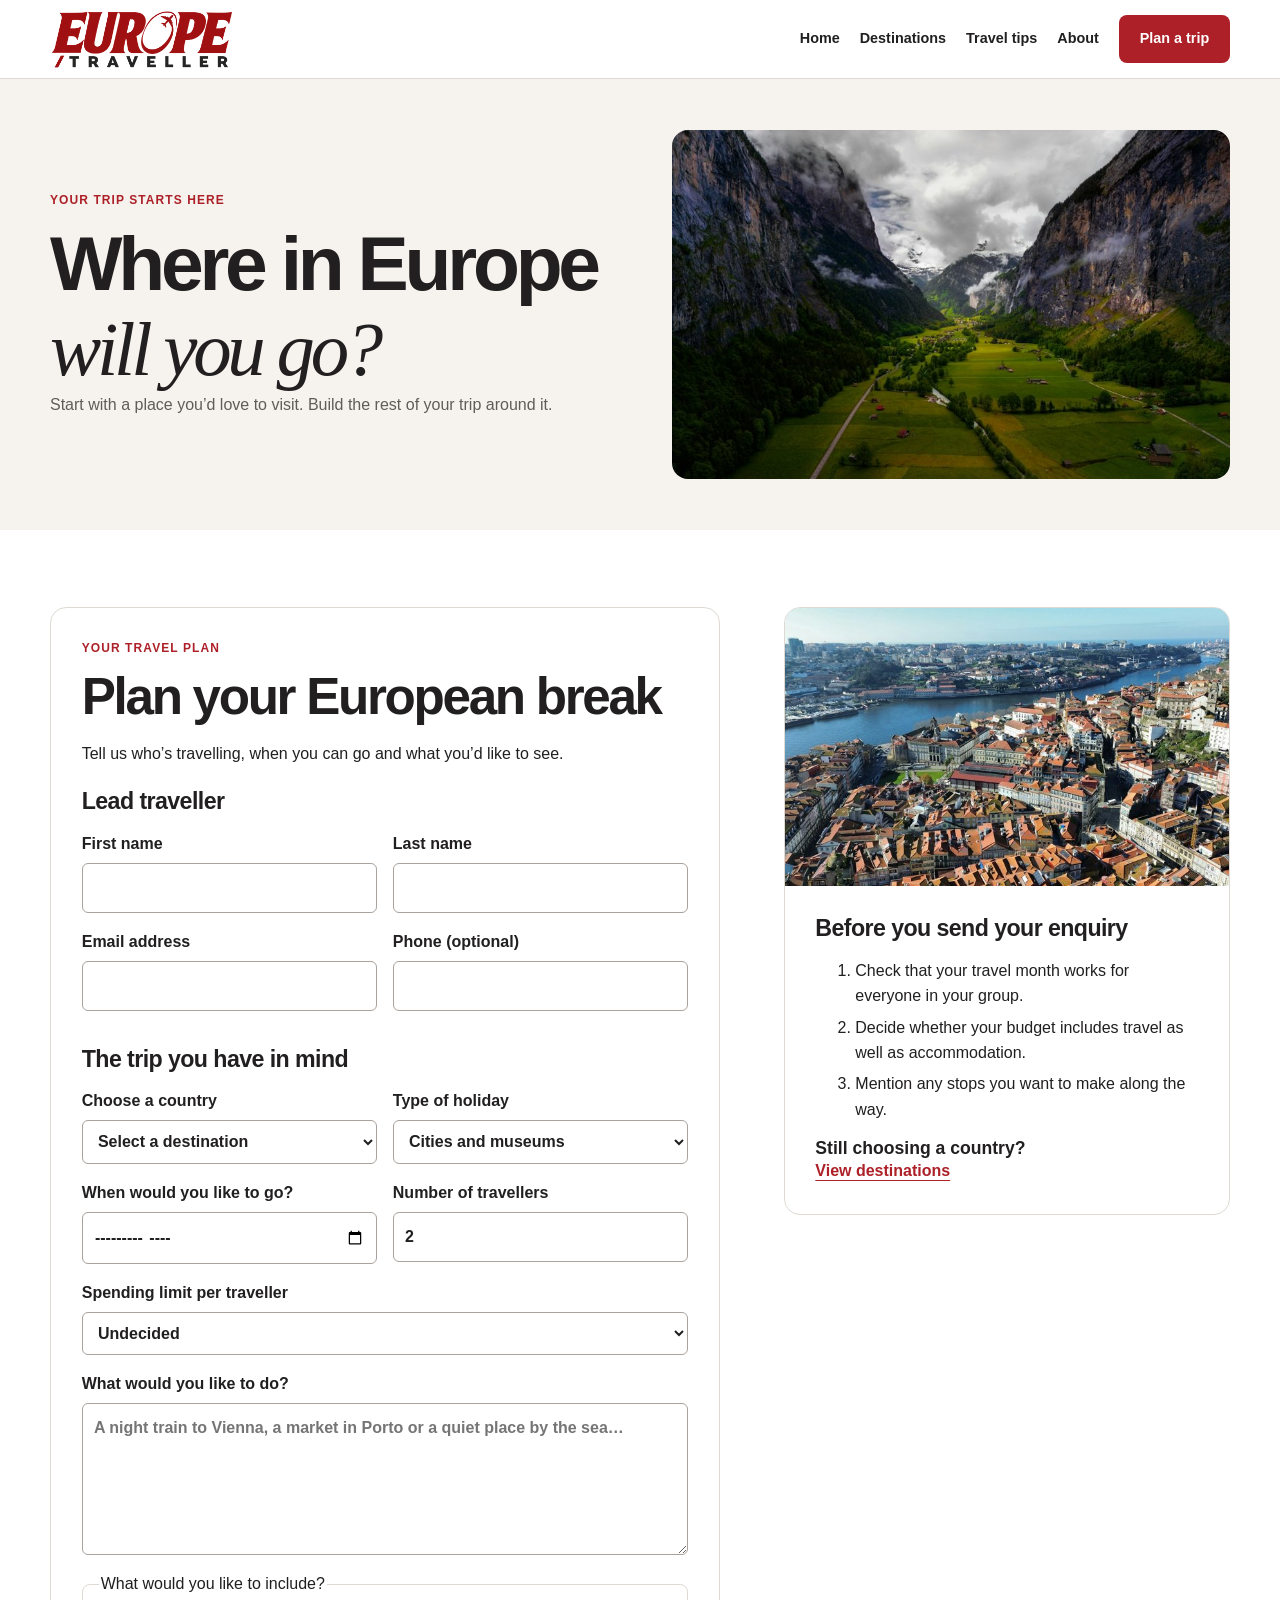
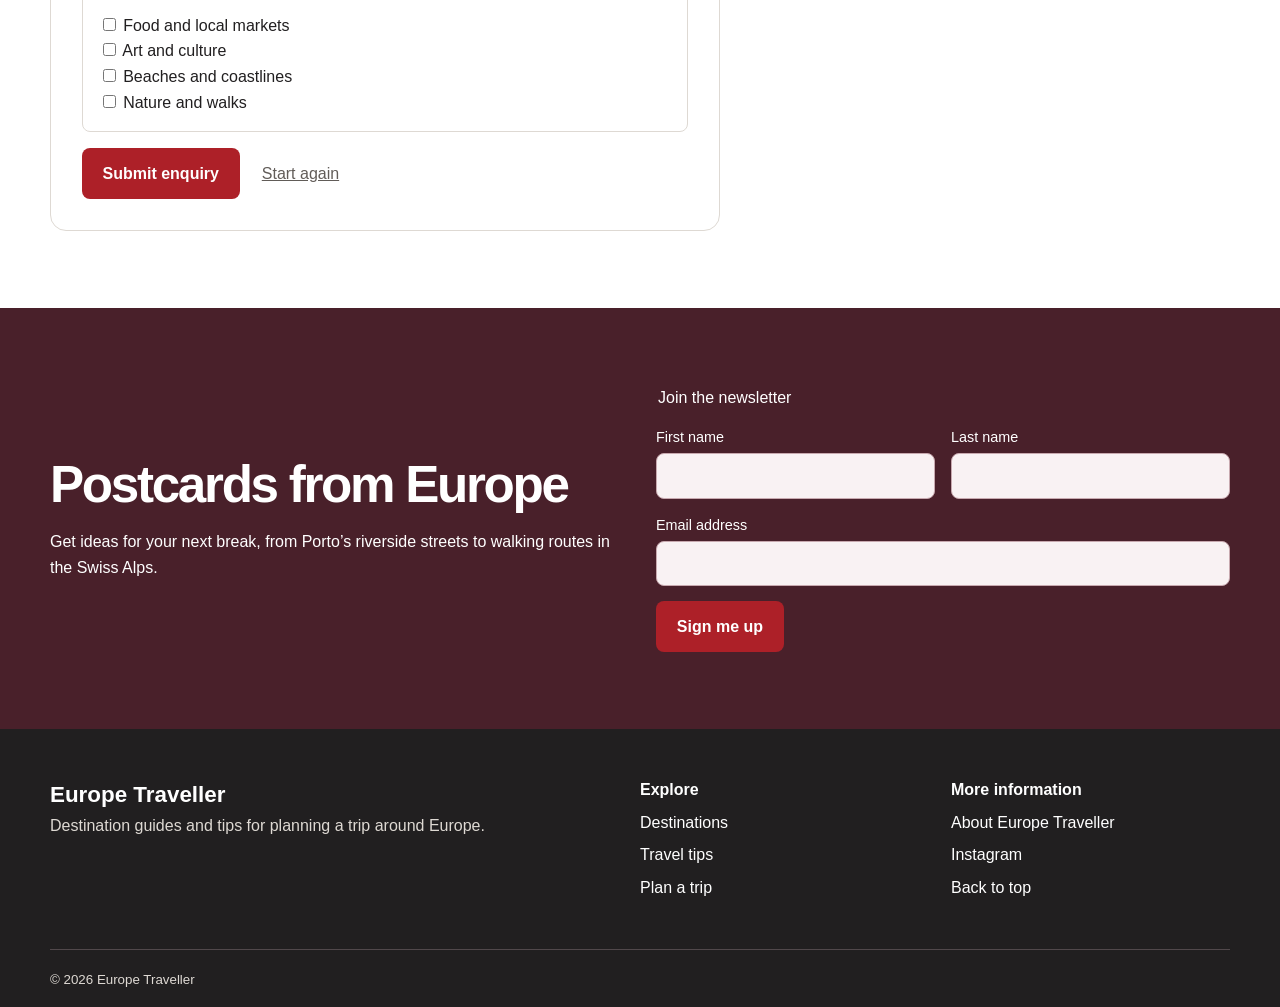
<file: plan-a-trip.html>
<!DOCTYPE html>
<html lang="en-GB">
  <head>
    <meta charset="UTF-8">
    <meta name="viewport" content="width=device-width, initial-scale=1.0">
    <meta name="description" content="Choose a country, travel month and activities for your trip.">
    <title>Plan a Trip | Europe Traveller</title>
    <link rel="icon" href="images/logo.png" type="image/png">
    <link rel="stylesheet" href="css/style.css">
  </head>
  <body id="top">
    <a class="skip" href="#main">Skip to content</a>
    <header class="header">
      <div class="container head-inner">
        <a class="logo" href="index.html" aria-label="Europe Traveller home">
          <img src="images/wordmark.png" alt="Europe Traveller" width="720" height="247">
        </a>
        <input type="checkbox" id="menu" class="menu-toggle" aria-label="Show navigation menu" aria-controls="main-navigation">
        <label for="menu" class="menu-button">Menu <span aria-hidden="true">+</span></label>
        <nav class="nav" id="main-navigation" aria-label="Main navigation">
          <a href="index.html">Home</a>
          <a href="destinations.html">Destinations</a>
          <a href="travel-tips.html">Travel tips</a>
          <a href="about.html">About</a>
          <a href="plan-a-trip.html" aria-current="page">Plan a trip</a>
        </nav>
      </div>
    </header>
    <main id="main" tabindex="-1">
      <section class="page-hero">
        <div class="container page-hero-grid">
          <div>
            <span class="eyebrow">YOUR TRIP STARTS HERE</span>
            <h1>Where in Europe<br><em>will you go?</em></h1>
            <p>Start with a place you’d love to visit. Build the rest of your trip around it.</p>
          </div>
          <img src="images/photos/switzerland.jpg" alt="Swiss houses in the mountain valley of Lauterbrunnen" width="1800" height="1350" fetchpriority="high"
               srcset="images/photos/switzerland-768.jpg 768w, images/photos/switzerland.jpg 1800w"
               sizes="(max-width: 650px) calc(100vw - 36px), (max-width: 1050px) 50vw, 620px">
        </div>
      </section>
      <section class="section container" id="planner">
        <div class="plan-grid">
          <div class="form-panel">
            <span class="eyebrow">YOUR TRAVEL PLAN</span>
            <h2>Plan your European break</h2>
            <p>Tell us who’s travelling, when you can go and what you’d like to see.</p>
            <form id="trip-form" action="#enquiry-submitted">
              <h3>Lead traveller</h3>
              <div class="form-row">
                <label>First name<input autocomplete="given-name" required></label>
                <label>Last name<input autocomplete="family-name" required></label>
              </div>
              <div class="form-row">
                <label>Email address<input type="email" autocomplete="email" required></label>
                <label>Phone (optional)<input type="tel" autocomplete="tel"></label>
              </div>
              <h3>The trip you have in mind</h3>
              <div class="form-row">
                <label for="place">
                  Choose a country
                  <select id="place">
                    <option value="">Select a destination</option>
                    <option>France</option>
                    <option>Spain</option>
                    <option>Italy</option>
                    <option>Greece</option>
                    <option>Portugal</option>
                    <option>Switzerland</option>
                    <option>Austria</option>
                    <option>Germany</option>
                    <option>Turkey</option>
                    <option>United Kingdom</option>
                  </select>
                </label>
                <label for="holiday-type">
                  Type of holiday
                  <select id="holiday-type">
                    <option>Cities and museums</option>
                    <option>Beaches</option>
                    <option>Nature and mountains</option>
                    <option>A mix of activities</option>
                  </select>
                </label>
              </div>
              <div class="form-row">
                <label for="month">When would you like to go?<input id="month" type="month" placeholder="YYYY-MM" pattern="[0-9]{4}-(0[1-9]|1[0-2])"></label>
                <label for="travellers">Number of travellers<input id="travellers" type="number" min="1" max="20" value="2" required></label>
              </div>
              <label>Spending limit per traveller
                <select>
                  <option>Undecided</option>
                  <option>Under £500</option>
                  <option>£500–£999</option>
                  <option>£1,000–£1,999</option>
                  <option>£2,000 or more</option>
                </select>
              </label>
              <label for="notes">What would you like to do?<textarea id="notes" rows="5" maxlength="600" placeholder="A night train to Vienna, a market in Porto or a quiet place by the sea…"></textarea></label>
              <fieldset class="trip-interests">
                <legend>What would you like to include?</legend>
                <label><input type="checkbox"> Food and local markets</label>
                <label><input type="checkbox"> Art and culture</label>
                <label><input type="checkbox"> Beaches and coastlines</label>
                <label><input type="checkbox"> Nature and walks</label>
              </fieldset>
              <div class="enquiry-actions">
                <button type="submit" class="button">Submit enquiry</button>
                <button type="reset" class="reset-link">Start again</button>
              </div>
            </form>
          </div>
          <aside class="plan-aside">
            <img src="images/photos/portugal.jpg" alt="Porto’s Ribeira district beside the Douro River" width="1800" height="1013" loading="lazy"
                 srcset="images/photos/portugal-768.jpg 768w, images/photos/portugal.jpg 1800w"
                 sizes="(max-width: 650px) calc(100vw - 36px), (max-width: 1050px) 50vw, 620px">
            <div>
              <h3>Before you send your enquiry</h3>
              <ol>
                <li>Check that your travel month works for everyone in your group.</li>
                <li>Decide whether your budget includes travel as well as accommodation.</li>
                <li>Mention any stops you want to make along the way.</li>
              </ol>
              <h4>Still choosing a country?</h4>
              <a class="text-link" href="destinations.html">View destinations</a>
            </div>
          </aside>
        </div>
      </section>
      <section class="section newsletter" aria-labelledby="newsletter-title">
        <div class="container newsletter-layout">
          <div>
            <h2 id="newsletter-title">Postcards from Europe</h2>
            <p>Get ideas for your next break, from Porto’s riverside streets to walking routes in the Swiss Alps.</p>
          </div>
          <form id="newsletter-form" aria-label="Newsletter sign-up" action="#newsletter-submitted">
            <fieldset>
              <legend>Join the newsletter</legend>
              <div class="form-row">
                <label>First name<input autocomplete="given-name" required></label>
                <label>Last name<input autocomplete="family-name" required></label>
              </div>
              <label>Email address<input type="email" autocomplete="email" required></label>
              <button class="button" type="submit">Sign me up</button>
            </fieldset>
          </form>
        </div>
      </section>
      <section class="confirmation" id="enquiry-submitted" aria-labelledby="enquiry-title" tabindex="-1">
        <div class="confirmation-card">
          <h2 id="enquiry-title">Enquiry submitted</h2>
          <p>Thank you for sharing your travel plans.</p>
          <a class="button" href="#planner">Close</a>
        </div>
      </section>
      <section class="confirmation" id="newsletter-submitted" aria-labelledby="signup-title" tabindex="-1">
        <div class="confirmation-card">
          <h2 id="signup-title">Sign-up submitted</h2>
          <p>Thank you for your interest in the Europe Traveller newsletter.</p>
          <a class="button" href="#newsletter-form">Close</a>
        </div>
      </section>
    </main>
    <footer class="footer">
      <div class="container foot-grid">
        <div class="footer-intro">
          <a class="footer-brand" href="index.html">Europe Traveller</a>
          <p>Destination guides and tips for planning a trip around Europe.</p>
        </div>
        <div>
          <strong>Explore</strong>
          <a href="destinations.html" class="footer-link">Destinations</a>
          <a href="travel-tips.html" class="footer-link">Travel tips</a>
          <a href="plan-a-trip.html" class="footer-link">Plan a trip</a>
        </div>
        <div>
          <strong>More information</strong>
          <a href="about.html" class="footer-link">About Europe Traveller</a>
          <a href="https://www.instagram.com/" target="_blank" rel="noopener noreferrer" class="footer-link">Instagram</a>
          <a href="#top" class="footer-link">Back to top</a>
        </div>
      </div>
      <div class="container footer-bottom">
        <small>&copy; 2026 Europe Traveller</small>
      </div>
    </footer>
  </body>
</html>
</file>
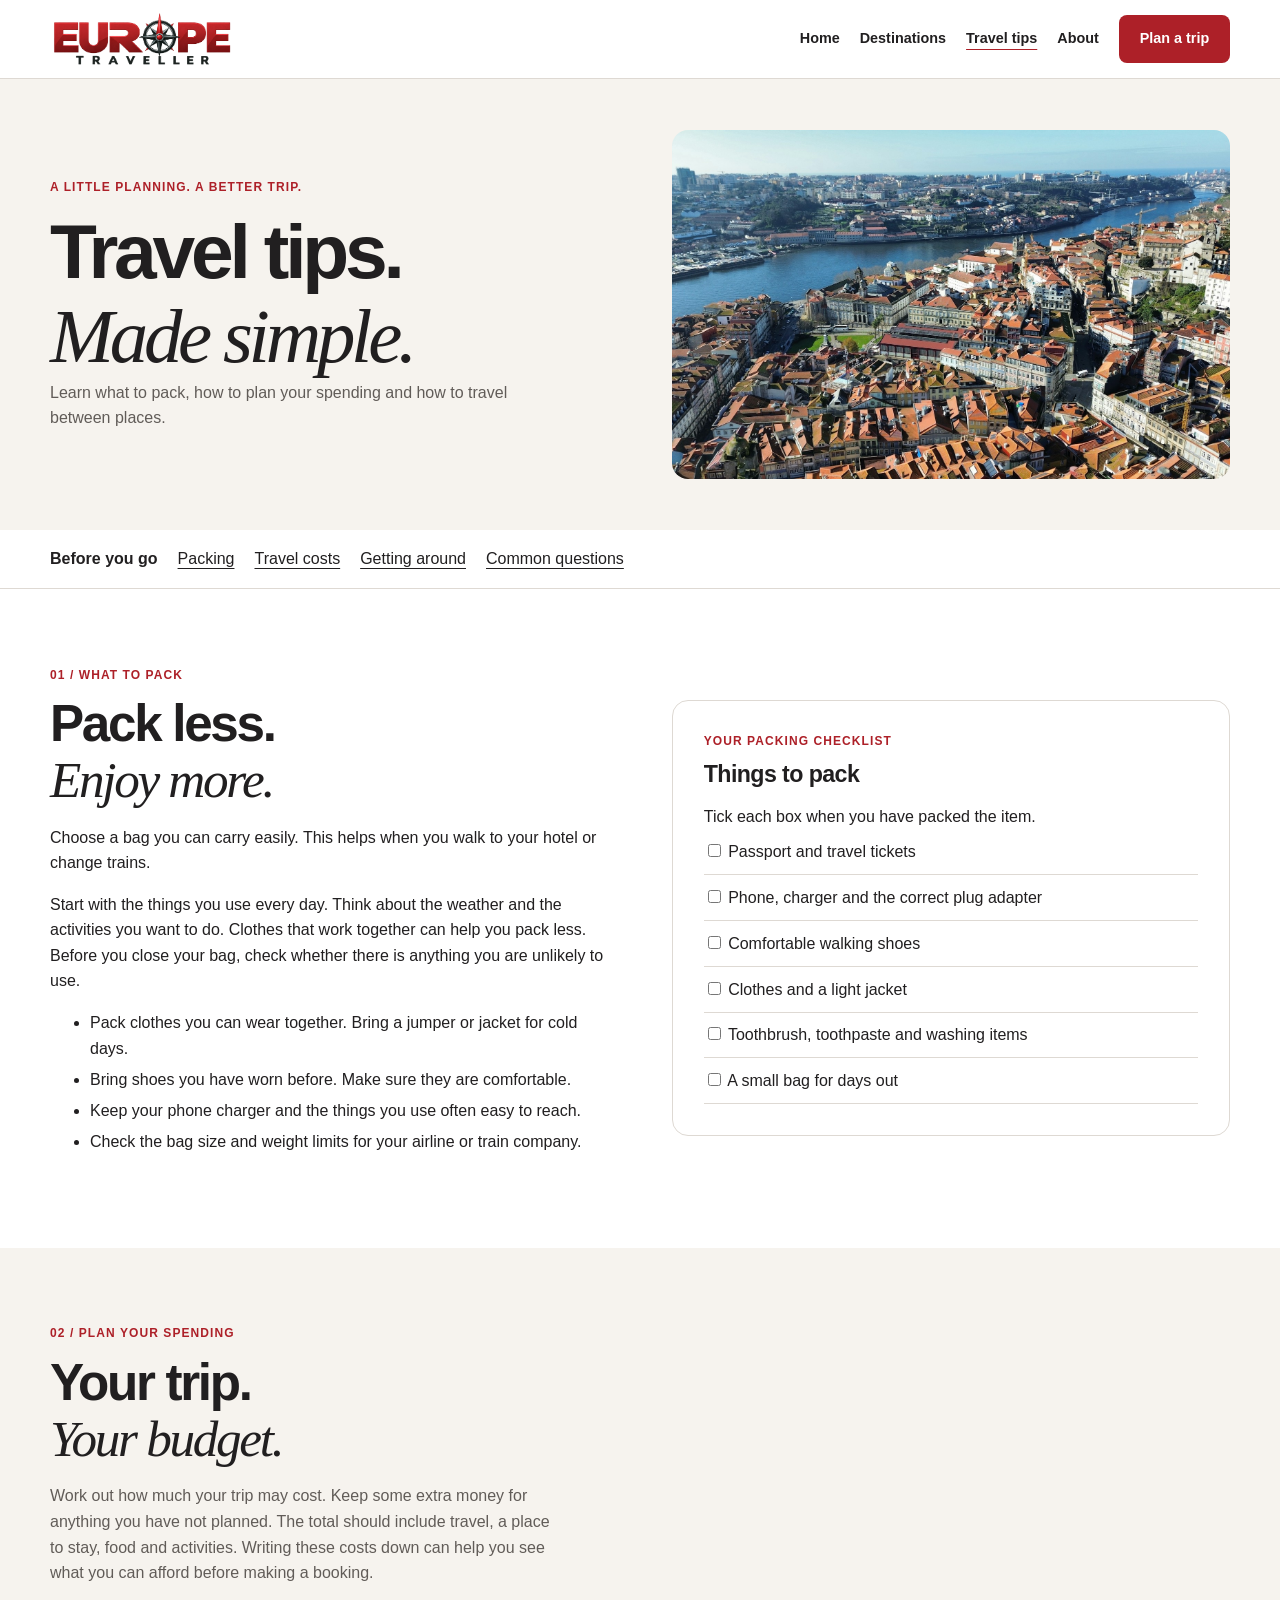
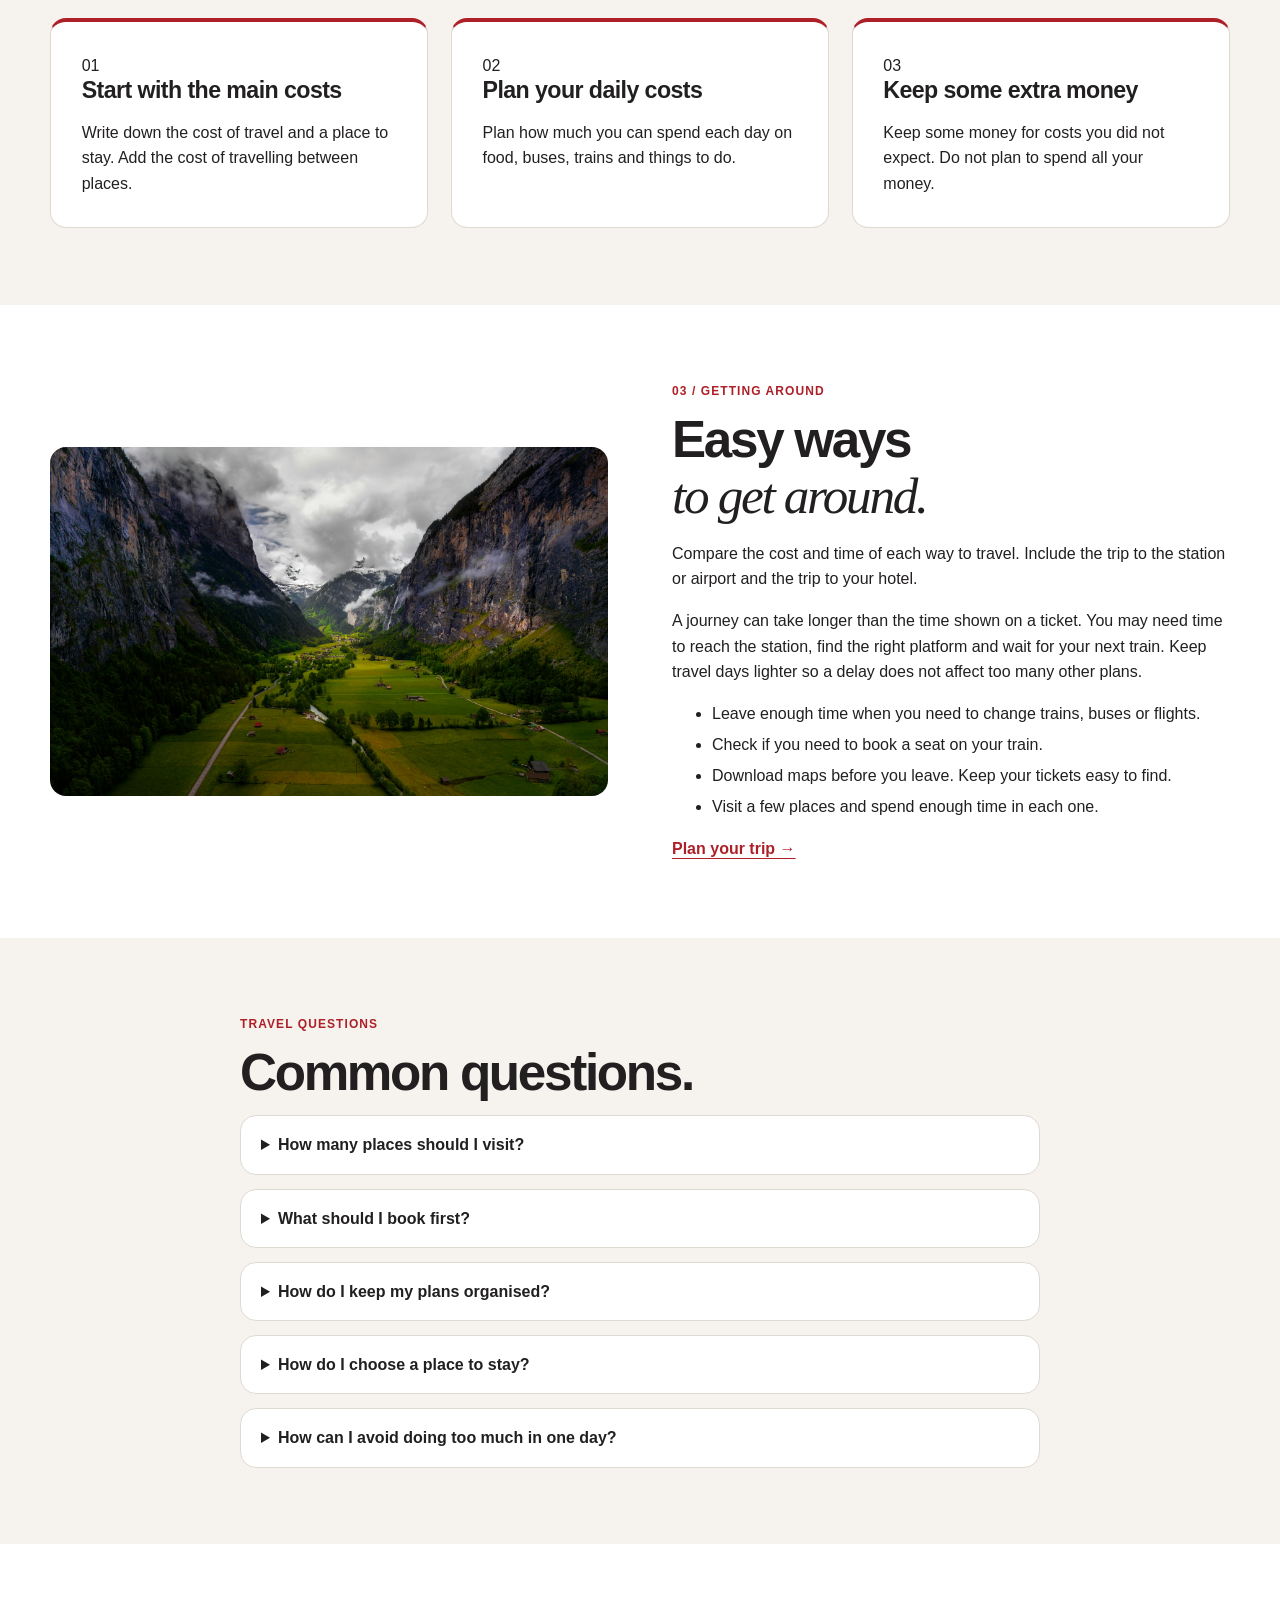
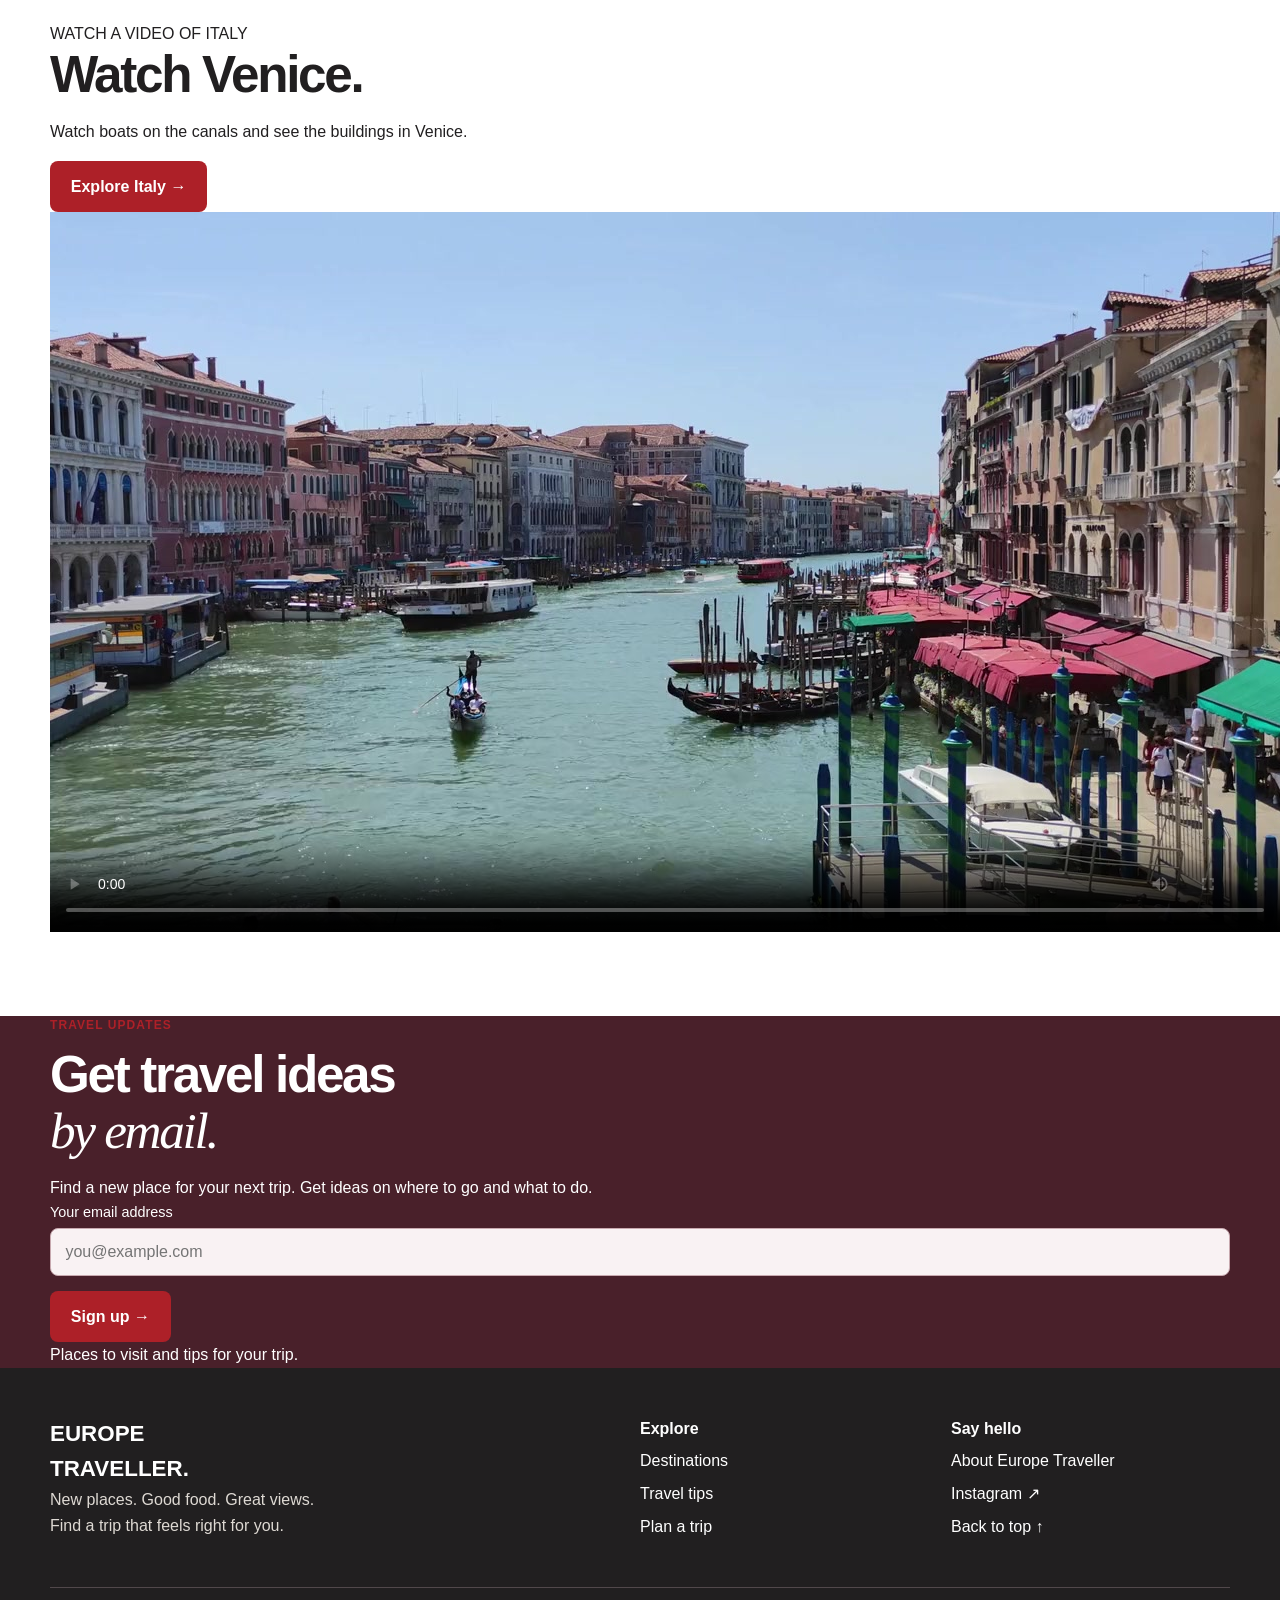
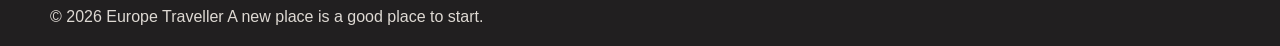
<file: styles.html>
<!DOCTYPE html>
<html lang="en-GB">
  <head>
    <meta charset="UTF-8">
    <meta name="viewport" content="width=device-width, initial-scale=1.0">
    <meta name="description" content="Practical tips for packing, setting your travel budget and getting around Europe.">
    <title>Travel Tips | Europe Traveller</title>
    <link rel="icon" href="images/europe-traveller-logo-matched.png" type="image/png">
    <link rel="stylesheet" href="css/style.css">
  </head>
  <body>
    <a class="skip" href="#main">Skip to content</a>
    <!-- Site logo and navigation. -->
    <header class="header">
      <div class="container head-inner">
        <a class="logo" href="index.html" aria-label="Europe Traveller home"><img src="images/europe-traveller-logo-matched.png" alt="Europe Traveller" width="2103" height="748"></a>
        <input type="checkbox" id="menu" class="menu-toggle" aria-label="Show navigation menu" aria-controls="main-navigation">
        <label for="menu" class="menu-button">Menu <span aria-hidden="true">+</span></label>
        <nav class="nav" id="main-navigation" aria-label="Main navigation">
          <a href="index.html">Home</a>
          <a href="destinations.html">Destinations</a>
          <a href="styles.html" aria-current="page" class="active">Travel tips</a>
          <a href="about.html">About</a>
          <a href="enquiry.html">Plan a trip</a>
        </nav>
      </div>
    </header>
    <!-- The main content for this page. -->
    <main id="main">
      <section class="page-hero">
        <div class="container page-hero-grid">
          <div>
            <span class="eyebrow">A LITTLE PLANNING. A BETTER TRIP.</span>
            <h1>Travel tips.<br><em>Made simple.</em></h1>
            <p>Learn what to pack, how to plan your spending and how to travel between places.</p>
          </div>
          <img src="images/photos/portugal.jpg" alt="Traditional boats and colourful riverside buildings in Porto" width="2225" height="1600" fetchpriority="high">
        </div>
      </section>
      <nav class="travel-strip" aria-label="Travel tips">
        <div class="container">
          <strong>Before you go</strong>
          <a href="#packing">Packing</a>
          <a href="#budget">Travel costs</a>
          <a href="#transport">Getting around</a>
          <a href="#questions">Common questions</a>
        </div>
      </nav>
      <section class="section container" id="packing">
        <div class="editorial-split">
          <div>
            <span class="eyebrow">01 / WHAT TO PACK</span>
            <h2>Pack less.<br><em>Enjoy more.</em></h2>
            <p>Choose a bag you can carry easily. This helps when you walk to your hotel or change trains.</p>
            <p>Start with the things you use every day. Think about the weather and the activities you want to do. Clothes that work together can help you pack less. Before you close your bag, check whether there is anything you are unlikely to use.</p>
            <ul class="tips-list">
              <li>Pack clothes you can wear together. Bring a jumper or jacket for cold days.</li>
              <li>Bring shoes you have worn before. Make sure they are comfortable.</li>
              <li>Keep your phone charger and the things you use often easy to reach.</li>
              <li>Check the bag size and weight limits for your airline or train company.</li>
            </ul>
          </div>
          <aside class="packing-panel">
            <span class="eyebrow">YOUR PACKING CHECKLIST</span>
            <h3>Things to pack</h3>
            <p>Tick each box when you have packed the item.</p>
            <label><input type="checkbox"><span> Passport and travel tickets</span></label>
            <label><input type="checkbox"><span> Phone, charger and the correct plug adapter</span></label>
            <label><input type="checkbox"><span> Comfortable walking shoes</span></label>
            <label><input type="checkbox"><span> Clothes and a light jacket</span></label>
            <label><input type="checkbox"><span> Toothbrush, toothpaste and washing items</span></label>
            <label><input type="checkbox"><span> A small bag for days out</span></label>
          </aside>
        </div>
      </section>
      <section class="section sand" id="budget">
        <div class="container">
          <div class="section-heading">
            <div>
              <span class="eyebrow">02 / PLAN YOUR SPENDING</span>
              <h2>Your trip.<br><em>Your budget.</em></h2>
              <p>Work out how much your trip may cost. Keep some extra money for anything you have not planned. The total should include travel, a place to stay, food and activities. Writing these costs down can help you see what you can afford before making a booking.</p>
            </div>
          </div>
          <div class="three-grid journal-grid">
            <article class="journal-card">
              <span class="step">01</span>
              <h3>Start with the main costs</h3>
              <p>Write down the cost of travel and a place to stay. Add the cost of travelling between places.</p>
            </article>
            <article class="journal-card dark-top">
              <span class="step">02</span>
              <h3>Plan your daily costs</h3>
              <p>Plan how much you can spend each day on food, buses, trains and things to do.</p>
            </article>
            <article class="journal-card grey-top">
              <span class="step">03</span>
              <h3>Keep some extra money</h3>
              <p>Keep some money for costs you did not expect. Do not plan to spend all your money.</p>
            </article>
          </div>
        </div>
      </section>
      <section class="section container" id="transport">
        <div class="editorial-split">
          <img src="images/photos/switzerland.jpg" alt="A chalet below the cliffs and mountains of Lauterbrunnen" width="2400" height="1600" loading="lazy">
          <div>
            <span class="eyebrow">03 / GETTING AROUND</span>
            <h2>Easy ways<br><em>to get around.</em></h2>
            <p>Compare the cost and time of each way to travel. Include the trip to the station or airport and the trip to your hotel.</p>
            <p>A journey can take longer than the time shown on a ticket. You may need time to reach the station, find the right platform and wait for your next train. Keep travel days lighter so a delay does not affect too many other plans.</p>
            <ul class="tips-list">
              <li>Leave enough time when you need to change trains, buses or flights.</li>
              <li>Check if you need to book a seat on your train.</li>
              <li>Download maps before you leave. Keep your tickets easy to find.</li>
              <li>Visit a few places and spend enough time in each one.</li>
            </ul>
            <a class="text-link" href="enquiry.html">Plan your trip &rarr;</a>
          </div>
        </div>
      </section>
      <section class="section sand" id="questions">
        <div class="container readable">
          <span class="eyebrow">TRAVEL QUESTIONS</span>
          <h2>Common questions.</h2>
          <details class="travel-faq">
            <summary>How many places should I visit?</summary>
            <p>Choose the place you most want to visit. Add more places if you have enough time for travel and things to do.</p>
          </details>
          <details class="travel-faq">
            <summary>What should I book first?</summary>
            <p>Choose your dates and where to go. Compare travel and hotel prices. Check the rules for changing or cancelling a booking before you pay.</p>
          </details>
          <details class="travel-faq">
            <summary>How do I keep my plans organised?</summary>
            <p>Keep your tickets, hotel address and list of places to visit together. Use our trip planner to write down your ideas.</p>
            <a class="text-link" href="enquiry.html">Open the trip planner &rarr;</a>
          </details>
          <details class="travel-faq">
            <summary>How do I choose a place to stay?</summary>
            <p>Look at where it is on a map. Check how you would get there and how far it is from the places you want to visit. Read what is included in the price, look at recent guest reviews and check the booking terms.</p>
          </details>
          <details class="travel-faq">
            <summary>How can I avoid doing too much in one day?</summary>
            <p>Choose one or two main things you want to do. Leave time for meals, travel and breaks. Keep other ideas on a separate list so you can visit them if you have time.</p>
          </details>
        </div>
      </section>
      <section class="section ink">
        <div class="container video-grid">
          <div>
            <span class="light-label">WATCH A VIDEO OF ITALY</span>
            <h2>Watch Venice.</h2>
            <p>Watch boats on the canals and see the buildings in Venice.</p>
            <a class="button" href="destinations.html#italy">Explore Italy &rarr;</a>
          </div>
          <video controls preload="metadata" poster="images/venice-poster.jpg">
            <source src="images/venice.mp4" type="video/mp4">
            Your browser does not support video.
          </video>
        </div>
      </section>
    </main>
    <!-- Email -->
    <section class="newsletter" aria-labelledby="newsletter-title">
      <div class="container newsletter-grid">
        <div>
          <span class="eyebrow">TRAVEL UPDATES</span>
          <h2 id="newsletter-title">Get travel ideas<br><em>by email.</em></h2>
          <p>Find a new place for your next trip. Get ideas on where to go and what to do.</p>
        </div>
        <form action="about.html#subscribed" method="get">
          <label for="subscribe-email">Your email address</label>
          <div class="subscribe-row">
            <input id="subscribe-email" type="email" autocomplete="email" placeholder="you@example.com" required aria-describedby="subscribe-note">
            <button class="button" type="submit">Sign up <span aria-hidden="true">&rarr;</span></button>
          </div>
          <p id="subscribe-note" class="tip-small">Places to visit and tips for your trip.</p>
        </form>
      </div>
    </section>
    <!-- Footer links appear on every page. -->
    <footer class="footer">
      <div class="container foot-grid">
        <div class="footer-intro">
          <a class="footer-brand" href="index.html">EUROPE<br><span>TRAVELLER.</span></a>
          <p>New places. Good food. Great views.<br>Find a trip that feels right for you.</p>
        </div>
        <div>
          <strong>Explore</strong>
          <a href="destinations.html" class="footer-link">Destinations</a>
          <a href="styles.html" class="footer-link">Travel tips</a>
          <a href="enquiry.html" class="footer-link">Plan a trip</a>
        </div>
        <div>
          <strong>Say hello</strong>
          <a href="about.html" class="footer-link">About Europe Traveller</a>
          <a href="https://www.instagram.com/" target="_blank" rel="noopener noreferrer" class="footer-link">Instagram &nearr;</a>
          <a href="#main" class="footer-link">Back to top &uarr;</a>
        </div>
      </div>
      <div class="container footer-bottom">
        <span>&copy; 2026 Europe Traveller</span>
        <span>A new place is a good place to start.</span>
      </div>
    </footer>
  </body>
</html>
</file>
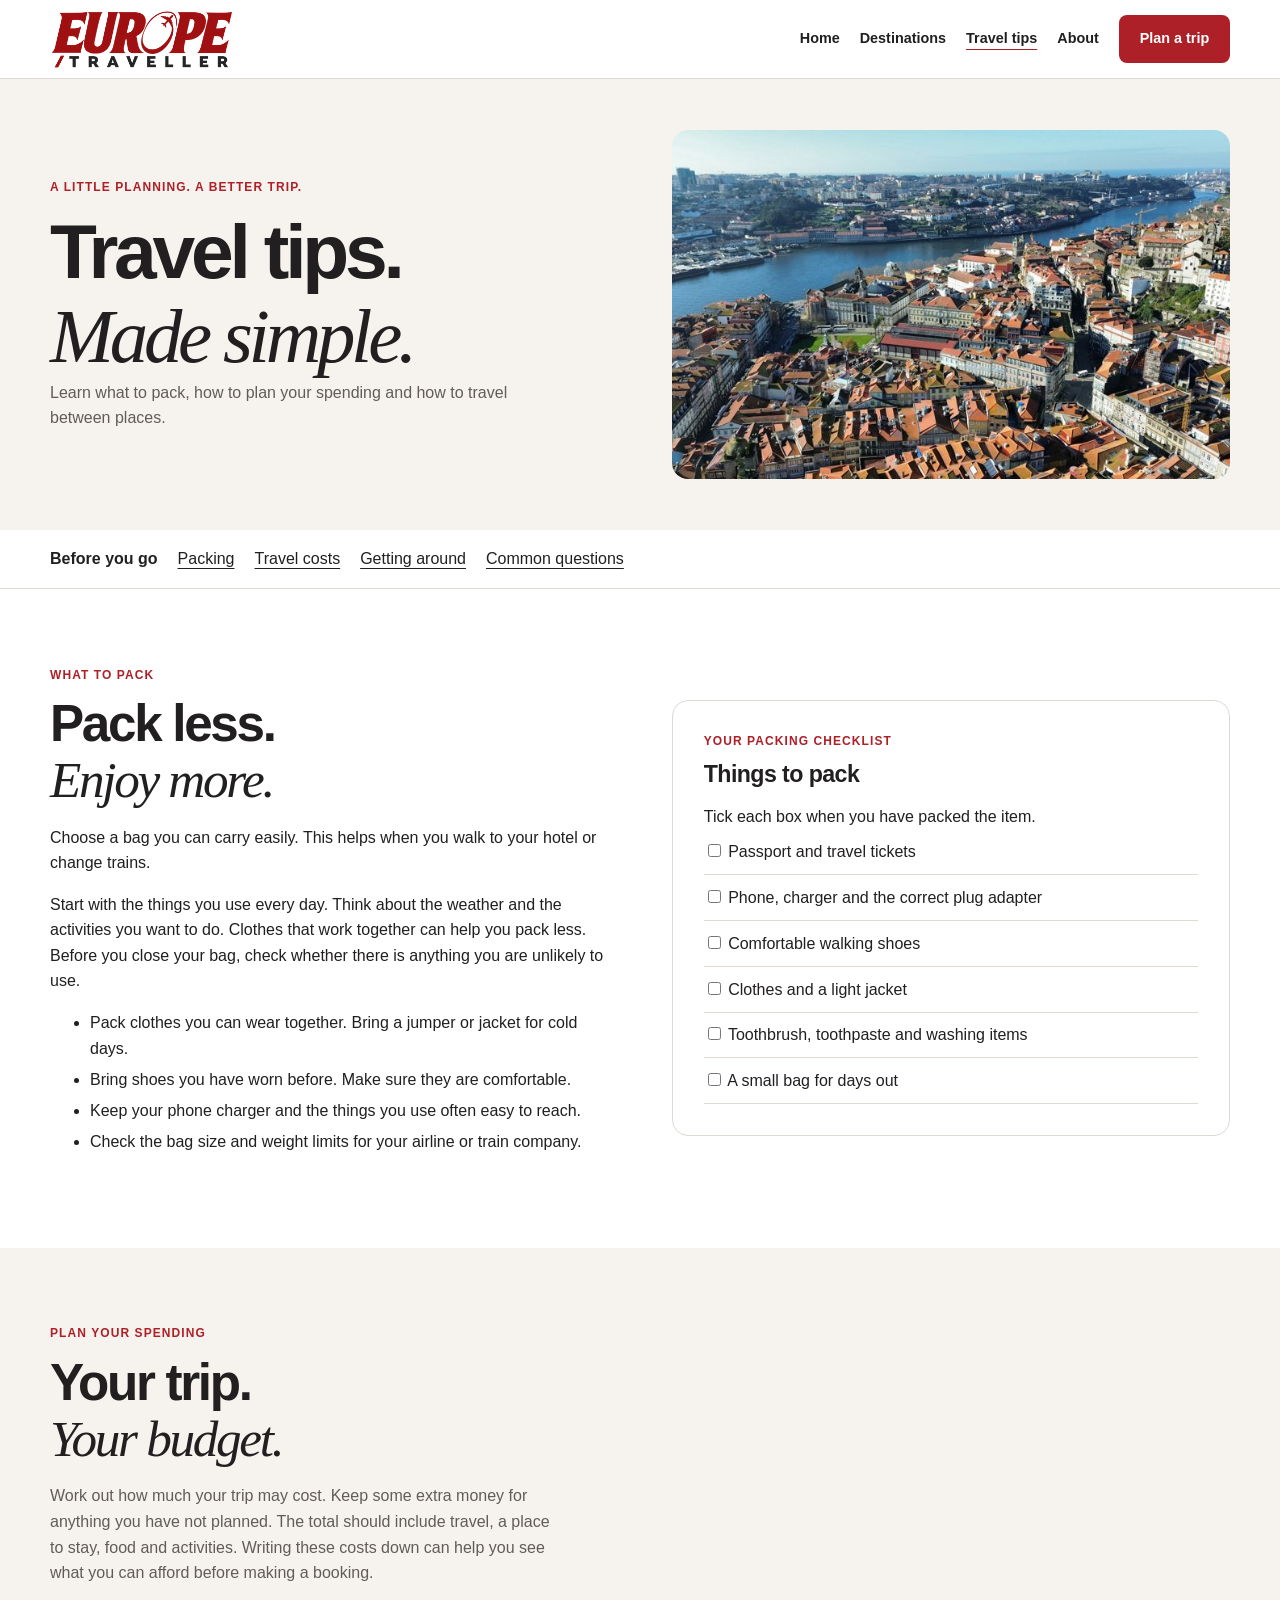
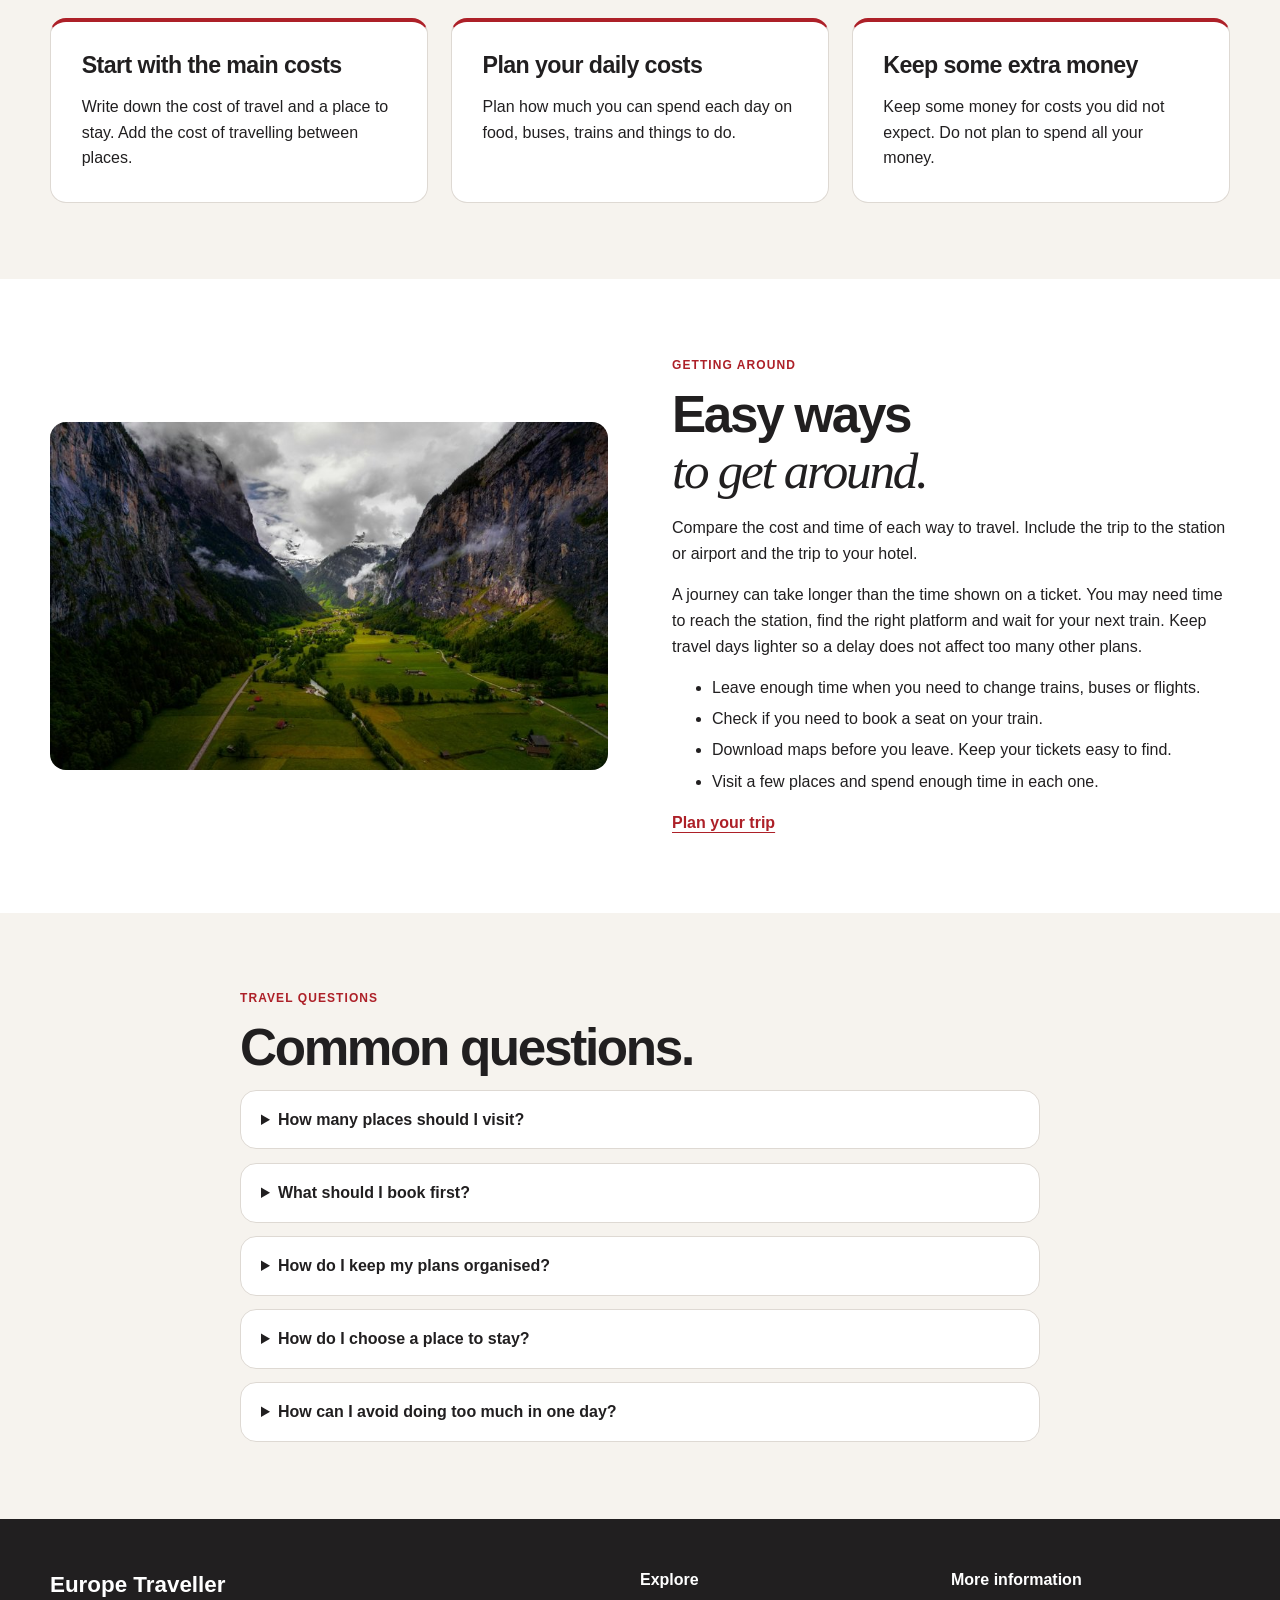
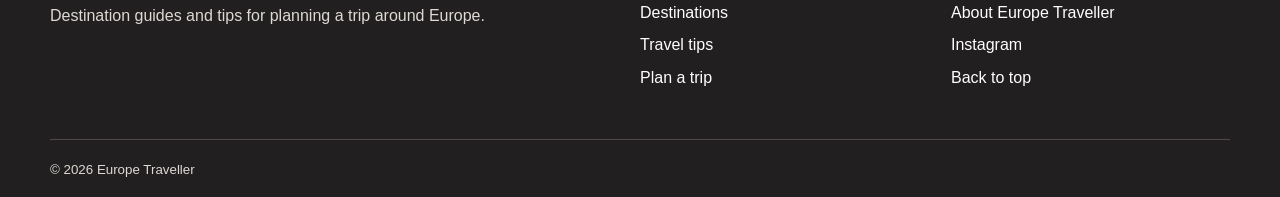
<file: travel-tips.html>
<!DOCTYPE html>
<html lang="en-GB">
  <head>
    <meta charset="UTF-8">
    <meta name="viewport" content="width=device-width, initial-scale=1.0">
    <meta name="description" content="Practical tips for packing, setting your travel budget and getting around Europe.">
    <title>Travel Tips | Europe Traveller</title>
    <link rel="icon" href="images/logo.png" type="image/png">
    <link rel="stylesheet" href="css/style.css">
  </head>
  <body id="top">
    <a class="skip" href="#main">Skip to content</a>
    <header class="header">
      <div class="container head-inner">
        <a class="logo" href="index.html" aria-label="Europe Traveller home">
          <img src="images/wordmark.png" alt="Europe Traveller" width="720" height="247">
        </a>
        <input type="checkbox" id="menu" class="menu-toggle" aria-label="Show navigation menu" aria-controls="main-navigation">
        <label for="menu" class="menu-button">Menu <span aria-hidden="true">+</span></label>
        <nav class="nav" id="main-navigation" aria-label="Main navigation">
          <a href="index.html">Home</a>
          <a href="destinations.html">Destinations</a>
          <a href="travel-tips.html" aria-current="page">Travel tips</a>
          <a href="about.html">About</a>
          <a href="plan-a-trip.html">Plan a trip</a>
        </nav>
      </div>
    </header>
    <main id="main" tabindex="-1">
      <section class="page-hero">
        <div class="container page-hero-grid">
          <div>
            <span class="eyebrow">A LITTLE PLANNING. A BETTER TRIP.</span>
            <h1>Travel tips.<br><em>Made simple.</em></h1>
            <p>Learn what to pack, how to plan your spending and how to travel between places.</p>
          </div>
          <img src="images/photos/portugal.jpg" alt="Porto’s Ribeira district beside the Douro River" width="1800" height="1013" fetchpriority="high"
               srcset="images/photos/portugal-768.jpg 768w, images/photos/portugal.jpg 1800w"
               sizes="(max-width: 650px) calc(100vw - 36px), (max-width: 1050px) 50vw, 620px">
        </div>
      </section>
      <nav class="travel-strip" aria-label="Travel tips">
        <div class="container">
          <strong>Before you go</strong>
          <a href="#packing">Packing</a>
          <a href="#budget">Travel costs</a>
          <a href="#transport">Getting around</a>
          <a href="#questions">Common questions</a>
        </div>
      </nav>
      <section class="section container" id="packing">
        <div class="editorial-split">
          <div>
            <span class="eyebrow">WHAT TO PACK</span>
            <h2>Pack less.<br><em>Enjoy more.</em></h2>
            <p>Choose a bag you can carry easily. This helps when you walk to your hotel or change trains.</p>
            <p>Start with the things you use every day. Think about the weather and the activities you want to do. Clothes that work together can help you pack less. Before you close your bag, check whether there is anything you are unlikely to use.</p>
            <ul>
              <li>Pack clothes you can wear together. Bring a jumper or jacket for cold days.</li>
              <li>Bring shoes you have worn before. Make sure they are comfortable.</li>
              <li>Keep your phone charger and the things you use often easy to reach.</li>
              <li>Check the bag size and weight limits for your airline or train company.</li>
            </ul>
          </div>
          <aside class="packing-panel">
            <span class="eyebrow">YOUR PACKING CHECKLIST</span>
            <h3>Things to pack</h3>
            <p>Tick each box when you have packed the item.</p>
            <label><input type="checkbox"><span> Passport and travel tickets</span></label>
            <label><input type="checkbox"><span> Phone, charger and the correct plug adapter</span></label>
            <label><input type="checkbox"><span> Comfortable walking shoes</span></label>
            <label><input type="checkbox"><span> Clothes and a light jacket</span></label>
            <label><input type="checkbox"><span> Toothbrush, toothpaste and washing items</span></label>
            <label><input type="checkbox"><span> A small bag for days out</span></label>
          </aside>
        </div>
      </section>
      <section class="section sand" id="budget">
        <div class="container">
          <div class="section-heading">
            <div>
              <span class="eyebrow">PLAN YOUR SPENDING</span>
              <h2>Your trip.<br><em>Your budget.</em></h2>
              <p>Work out how much your trip may cost. Keep some extra money for anything you have not planned. The total should include travel, a place to stay, food and activities. Writing these costs down can help you see what you can afford before making a booking.</p>
            </div>
          </div>
          <div class="three-grid">
            <article class="journal-card">

              <h3>Start with the main costs</h3>
              <p>Write down the cost of travel and a place to stay. Add the cost of travelling between places.</p>
            </article>
            <article class="journal-card">

              <h3>Plan your daily costs</h3>
              <p>Plan how much you can spend each day on food, buses, trains and things to do.</p>
            </article>
            <article class="journal-card">

              <h3>Keep some extra money</h3>
              <p>Keep some money for costs you did not expect. Do not plan to spend all your money.</p>
            </article>
          </div>
        </div>
      </section>
      <section class="section container" id="transport">
        <div class="editorial-split">
          <img src="images/photos/switzerland.jpg" alt="Swiss houses in the mountain valley of Lauterbrunnen" width="1800" height="1350" fetchpriority="high"
               srcset="images/photos/switzerland-768.jpg 768w, images/photos/switzerland.jpg 1800w"
               sizes="(max-width: 650px) calc(100vw - 36px), (max-width: 1050px) 50vw, 620px">
          <div>
            <span class="eyebrow">GETTING AROUND</span>
            <h2>Easy ways<br><em>to get around.</em></h2>
            <p>Compare the cost and time of each way to travel. Include the trip to the station or airport and the trip to your hotel.</p>
            <p>A journey can take longer than the time shown on a ticket. You may need time to reach the station, find the right platform and wait for your next train. Keep travel days lighter so a delay does not affect too many other plans.</p>
            <ul>
              <li>Leave enough time when you need to change trains, buses or flights.</li>
              <li>Check if you need to book a seat on your train.</li>
              <li>Download maps before you leave. Keep your tickets easy to find.</li>
              <li>Visit a few places and spend enough time in each one.</li>
            </ul>
            <a class="text-link" href="plan-a-trip.html">Plan your trip</a>
          </div>
        </div>
      </section>
      <section class="section sand" id="questions">
        <div class="container readable">
          <span class="eyebrow">TRAVEL QUESTIONS</span>
          <h2>Common questions.</h2>
          <details class="travel-faq">
            <summary>How many places should I visit?</summary>
            <p>Choose the place you most want to visit. Add more places if you have enough time for travel and things to do.</p>
          </details>
          <details class="travel-faq">
            <summary>What should I book first?</summary>
            <p>Choose your dates and where to go. Compare travel and hotel prices. Check the rules for changing or cancelling a booking before you pay.</p>
          </details>
          <details class="travel-faq">
            <summary>How do I keep my plans organised?</summary>
            <p>Keep your tickets, hotel address and list of places to visit together. Use our trip planner to write down your ideas.</p>
            <a class="text-link" href="plan-a-trip.html">Open the trip planner</a>
          </details>
          <details class="travel-faq">
            <summary>How do I choose a place to stay?</summary>
            <p>Look at where it is on a map. Check how you would get there and how far it is from the places you want to visit. Read what is included in the price, look at recent guest reviews and check the booking terms.</p>
          </details>
          <details class="travel-faq">
            <summary>How can I avoid doing too much in one day?</summary>
            <p>Choose one or two main things you want to do. Leave time for meals, travel and breaks. Keep other ideas on a separate list so you can visit them if you have time.</p>
          </details>
        </div>
      </section>
    </main>
    <footer class="footer">
      <div class="container foot-grid">
        <div class="footer-intro">
          <a class="footer-brand" href="index.html">Europe Traveller</a>
          <p>Destination guides and tips for planning a trip around Europe.</p>
        </div>
        <div>
          <strong>Explore</strong>
          <a href="destinations.html" class="footer-link">Destinations</a>
          <a href="travel-tips.html" class="footer-link">Travel tips</a>
          <a href="plan-a-trip.html" class="footer-link">Plan a trip</a>
        </div>
        <div>
          <strong>More information</strong>
          <a href="about.html" class="footer-link">About Europe Traveller</a>
          <a href="https://www.instagram.com/" target="_blank" rel="noopener noreferrer" class="footer-link">Instagram</a>
          <a href="#top" class="footer-link">Back to top</a>
        </div>
      </div>
      <div class="container footer-bottom">
        <small>&copy; 2026 Europe Traveller</small>
      </div>
    </footer>
  </body>
</html>
</file>
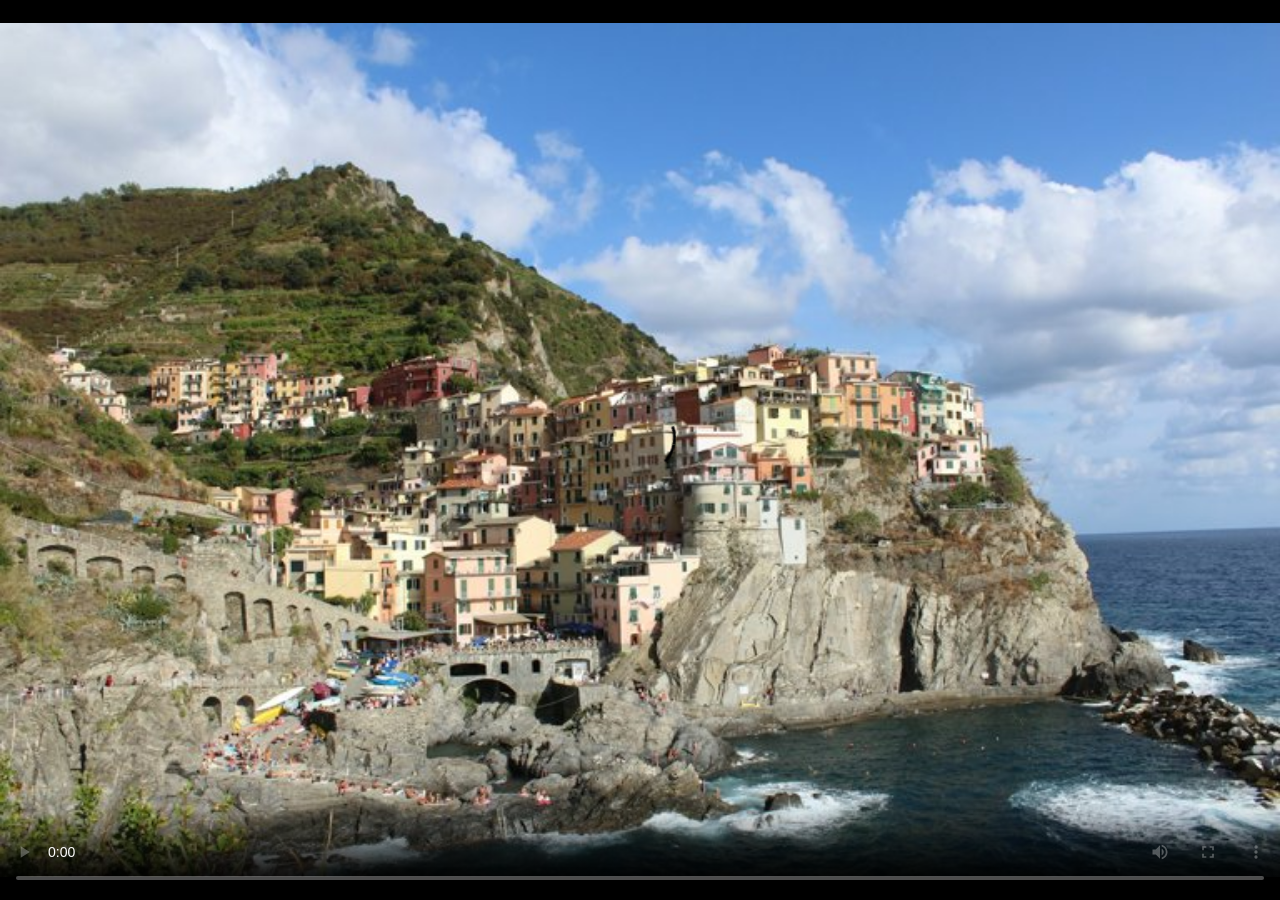
<file: videos/player.html>
<!doctype html>
<html lang="en-GB">
  <head>
    <meta charset="utf-8">
    <meta name="viewport" content="width=device-width, initial-scale=1">
    <title>Cinque Terre coastline video</title>
    <style>
      html, body { height: 100%; margin: 0; background: black; }
      video { display: block; width: 100%; height: 100%; }
    </style>
  </head>
  <body>
    <video controls playsinline preload="metadata" poster="../images/photos/italy-768.jpg"
                 width="1280" height="720" aria-label="Aerial footage of the Cinque Terre coastline">
            <source src="cinque-terre.mp4" type="video/mp4">
            <a href="cinque-terre.mp4">Download the Cinque Terre video</a>
          </video>
  </body>
</html>
</file>
<file: css/style.css>
/* Colours, type and page width */
:root {
  --red: #ad2028;
  --ink: #211f20;
  --muted: #615c58;
  --paper: #f6f3ee;
  --line: #ded9d3;
  --radius: 16px;
}
* { box-sizing: border-box; }
body { margin: 0; color: var(--ink); background: white; font: 1rem/1.6 Arial, Helvetica, sans-serif; }
.container { width: min(1180px, calc(100% - 48px)); margin-inline: auto; }
img { display: block; max-width: 100%; height: auto; }
figure, h1, h2, h3, h4, p { margin: 0; }
h1, h2, h3, h4 { line-height: 1.1; text-wrap: balance; }
h1 { font-size: clamp(3rem, 6vw, 5.6rem); letter-spacing: -.055em; }
h2 { font-size: clamp(2rem, 4vw, 3.6rem); letter-spacing: -.045em; }
h3 { font-size: 1.45rem; letter-spacing: -.025em; }
h4 { font-size: 1.1rem; }
em { font-family: Georgia, serif; font-weight: normal; }
p + p, h2 + p, h3 + p, p + a, p + h4 { margin-top: 1rem; }
a { color: inherit; text-decoration: none; }
a:hover { text-decoration: underline; }
button, input, select, textarea { font: inherit; }
button, summary, label[for], input[type="checkbox"] { cursor: pointer; }
:focus-visible { outline: 3px solid #16748b; outline-offset: 4px; }
[id] { scroll-margin-top: 1rem; }
.eyebrow, .country-location { font-size: .75rem; font-weight: 700; letter-spacing: .09em; text-transform: uppercase; }
.eyebrow { display: block; margin-bottom: .7rem; color: var(--red); }
.button, .nav a:last-child { display: inline-block; border: 0; border-radius: 8px; padding: .8rem 1.3rem; background: var(--red); color: white; font-weight: bold; }
.button:hover, .nav a:last-child:hover { background: #891820; text-decoration: none; }
.text-link, .quiet-link { display: inline-block; color: var(--red); font-weight: bold; text-decoration: underline; text-underline-offset: 4px; }
.skip, .menu-toggle, .filter-radio { position: absolute; width: 1px; height: 1px; overflow: hidden; clip-path: inset(50%); }
.skip:focus { width: auto; height: auto; clip-path: none; z-index: 5; padding: 1rem; background: white; }

/* Navigation */
.header { border-bottom: 1px solid var(--line); background: white; }
.head-inner, .nav, .country-shortcuts, .travel-strip .container { display: flex; align-items: center; gap: 1.25rem; }
.head-inner { min-height: 78px; justify-content: space-between; }
.logo img { width: clamp(148px, 16vw, 184px); }
.nav a { font-size: .9rem; font-weight: bold; }
.nav [aria-current="page"] { text-decoration: underline; text-decoration-color: var(--red); text-underline-offset: 6px; }
.menu-button, .menu-toggle { display: none; }

/* Home cover and shortcuts */
.cover { position: relative; isolation: isolate; display: grid; align-items: end; min-height: clamp(400px, 37vw, 540px); color: white; background: #363331; }
.cover-photo, .cover::before { position: absolute; inset: 0; width: 100%; height: 100%; }
.cover-photo { z-index: -2; object-fit: cover; object-position: 52% 48%; }
.cover::before { content: ""; z-index: -1; background: linear-gradient(90deg, #180f12e8, #21191b80 50%, transparent), linear-gradient(0deg, #15101240, transparent); }
.cover-content { padding-block: clamp(3rem, 6vw, 6rem); }
.cover .eyebrow { color: #fff0df; }
.cover p { max-width: 410px; margin: 1rem 0 1.5rem; font-size: 1.1rem; }
.cover .button span { margin-left: .75rem; }
.country-shortcuts { flex-wrap: wrap; gap: .6rem; padding-block: 1.2rem; border-bottom: 1px solid var(--line); }
.country-shortcuts strong { margin-right: .75rem; }
.country-shortcuts a, .filter-label { padding: .4rem 1rem; border: 1px solid var(--line); border-radius: 2rem; font-size: .875rem; }
.country-shortcuts .text-link { margin-left: auto; border: 0; }

/* Shared sections and cards */
.section { padding-block: clamp(3rem, 6vw, 5rem); }
.sand, .page-hero, .feature-story { background: var(--paper); }
.section-heading { display: flex; align-items: end; justify-content: space-between; flex-wrap: wrap; gap: 1rem 2rem; margin-bottom: 2rem; }
.section-heading p, .page-hero p { max-width: 58ch; color: var(--muted); }
.three-grid, .destination-grid { display: grid; grid-template-columns: repeat(3, minmax(0, 1fr)); gap: 1.4rem; }
.story-card, .country-card, .step-card, .journal-card, .form-panel, .packing-panel, .plan-aside, .travel-faq {
  overflow: hidden; border: 1px solid var(--line); border-radius: var(--radius); background: white;
}
.story-card, .journal-card { display: flex; flex-direction: column; }
.story-card:hover, a.journal-card:hover { border-color: var(--red); text-decoration: none; }
.story-card img, .country-photo img { width: 100%; aspect-ratio: 16/10; object-fit: cover; }
.story-text, .country-content, .step-card, .journal-card, .form-panel, .packing-panel, .plan-aside > div { padding: clamp(1.2rem, 2.4vw, 2rem); }
.story-text { display: flex; flex: 1; flex-direction: column; align-items: start; }
.story-text .text-link, .journal-card .text-link { margin-top: auto; padding-top: 1rem; }
.journal-card { border-top: 4px solid var(--red); }
.page-hero-grid, .editorial-split, .video-layout, .plan-grid { display: grid; grid-template-columns: repeat(2, minmax(0, 1fr)); align-items: center; gap: clamp(2rem, 5vw, 5rem); }
.page-hero-grid { padding-block: clamp(2rem, 4vw, 4rem); }
.page-hero-grid img, .editorial-split > img, .plan-aside img { width: 100%; aspect-ratio: 16/10; object-fit: cover; border-radius: var(--radius); }
.hero-picture { position: relative; }
.hero-picture figcaption, .country-location { position: absolute; bottom: .8rem; left: .8rem; padding: .25rem .75rem; background: white; border-radius: 4px; font-size: .73rem; }
.video-layout { grid-template-columns: 2fr 3fr; }
.travel-video { display: block; width: 100%; height: auto; aspect-ratio: 16/9; border: 0; border-radius: var(--radius); }
.video-copy .text-link { margin-top: 1rem; }
.feature-story { background: #302629; color: white; }
.feature-story .eyebrow { color: #ffb9ad; }
.feature-copy .button { margin-top: 1rem; }
.readable { max-width: 800px; }

/* Country guides and travel advice */
.directory { display: flex; flex-wrap: wrap; gap: .6rem; }
.filter-radio:checked + label { color: white; background: var(--red); border-color: var(--red); }
.filter-radio:focus-visible + label, .menu-toggle:focus-visible + label { outline: 3px solid #16748b; }
.destination-grid { width: 100%; align-items: start; margin-top: 1rem; }
#show-city:checked ~ .destination-grid .country-card:not(.city),
#show-sea:checked ~ .destination-grid .country-card:not(.sea),
#show-nature:checked ~ .destination-grid .country-card:not(.nature) { display: none; }
.country-photo { position: relative; }
.country-name { font-size: 1.75rem; }
.guide-rating { display: flex; align-items: center; gap: .4rem; margin: .5rem 0; font-size: .8rem; color: var(--muted); }
.guide-rating span { color: var(--red); font-size: 1.05rem; letter-spacing: .06em; }
.country-guide { margin-top: 1.2rem; border-top: 1px solid var(--line); padding-top: 1rem; }
summary { font-weight: bold; }
.country-guide summary span { float: right; color: var(--red); }
.country-guide[open] summary span { transform: rotate(45deg); }
details[open] summary { margin-bottom: 1rem; }
.travel-strip { border-bottom: 1px solid var(--line); }
.travel-strip .container { flex-wrap: wrap; padding-block: 1rem; }
.travel-strip a { text-decoration: underline; text-underline-offset: 4px; }
.packing-panel label { display: block; padding: .6rem 0; border-bottom: 1px solid var(--line); }
input[type="checkbox"] { accent-color: var(--red); }
.packing-panel input:checked + span { text-decoration: line-through; color: var(--muted); }
.travel-faq { margin-top: .85rem; padding: 1rem 1.25rem; }
li + li { margin-top: .35rem; }

/* Trip planner */
.plan-grid { grid-template-columns: 3fr 2fr; align-items: start; }
.plan-aside img { border-radius: 0; }
.form-panel form { margin-top: 1.4rem; }
.form-row { display: grid; grid-template-columns: repeat(2, minmax(0,1fr)); gap: 1rem; }
.form-panel label { display: block; font-weight: bold; }
.form-panel :is(select, textarea, input:not([type="checkbox"])) {
  display: block; width: 100%; margin: .4rem 0 1rem; padding: .7rem; border: 1px solid #aaa29c; border-radius: 6px; background: white; color: var(--ink);
}
textarea { resize: vertical; }
.trip-interests { margin: 0 0 1rem; padding: 1rem; border: 1px solid var(--line); border-radius: 8px; }
.trip-interests label { font-weight: normal; }

/* Footer and smaller screens */
.footer { background: var(--ink); color: white; }
.foot-grid { display: grid; grid-template-columns: 2fr 1fr 1fr; gap: 2rem; padding-block: 3rem; }
.footer-brand { font-size: 1.4rem; font-weight: bold; }
.footer p, .footer-bottom { color: #ded9d3; }
.footer-link { display: block; width: fit-content; margin-top: .45rem; }
.footer-bottom { padding-block: 1rem; border-top: 1px solid #51484b; }
@media (max-width: 850px) {
  .three-grid, .destination-grid { gap: 1rem; }
  .destination-grid { grid-template-columns: repeat(2, minmax(0, 1fr)); }
  .head-inner { flex-wrap: wrap; gap: .6rem; padding-block: .65rem; }
  .menu-toggle, .menu-button { display: block; }
  .menu-button { padding: .5rem 1rem; border: 1px solid var(--line); border-radius: 6px; font-weight: bold; }
  .nav { display: none; width: 100%; padding-block: .75rem; flex-wrap: wrap; }
  .menu-toggle:checked ~ .nav { display: flex; }
}
@media (max-width: 680px) {
  .container { width: calc(100% - 32px); }
  .three-grid, .destination-grid, .page-hero-grid, .editorial-split, .video-layout, .plan-grid, .form-row { grid-template-columns: 1fr; }
  .page-hero-grid, .video-layout, .editorial-split, .plan-grid { gap: 1.5rem; }
  .country-shortcuts strong { flex-basis: 100%; }
  .country-shortcuts .text-link { margin-left: 0; }
  .foot-grid { grid-template-columns: repeat(2, minmax(0,1fr)); }
  .footer-intro { grid-column: 1 / -1; }
}

/* Enquiry and newsletter panels */
.form-panel form h3 { margin: 1.25rem 0 1rem; }
.enquiry-actions { display: flex; flex-wrap: wrap; align-items: center; gap: 1rem; }
.reset-link { background: transparent; border: 0; color: var(--muted); text-decoration: underline; }
.newsletter { background: #49202a; color: white; }
.newsletter-layout { display: grid; grid-template-columns: repeat(2, minmax(0, 1fr)); align-items: center; gap: 2rem; }
.newsletter fieldset { padding: 0; margin: 0; border: 0; }
.newsletter legend { margin-bottom: 1rem; }
.newsletter label { display: block; font-size: .9rem; }
.newsletter input { width: 100%; padding: .65rem .9rem; margin: .25rem 0 .9rem; border: 1px solid #c8a9af; border-radius: 8px; background: #f9f2f3; }
@media (max-width: 680px) {
  .newsletter-layout { grid-template-columns: 1fr; }
}

/* Form confirmation reached after native HTML validation */
.confirmation { display: none; }
.confirmation:target {
  position: fixed;
  inset: 0;
  z-index: 10;
  display: grid;
  place-items: center;
  padding: 1rem;
  background: rgb(33 31 32 / 72%);
}
.confirmation-card {
  width: min(100%, 28rem);
  padding: 2rem;
  background: white;
  border-top: 5px solid var(--red);
  border-radius: var(--radius);
  box-shadow: 0 12px 48px rgb(0 0 0 / 20%);
}
.confirmation-card h2 { font-size: 2rem; }
</file>
